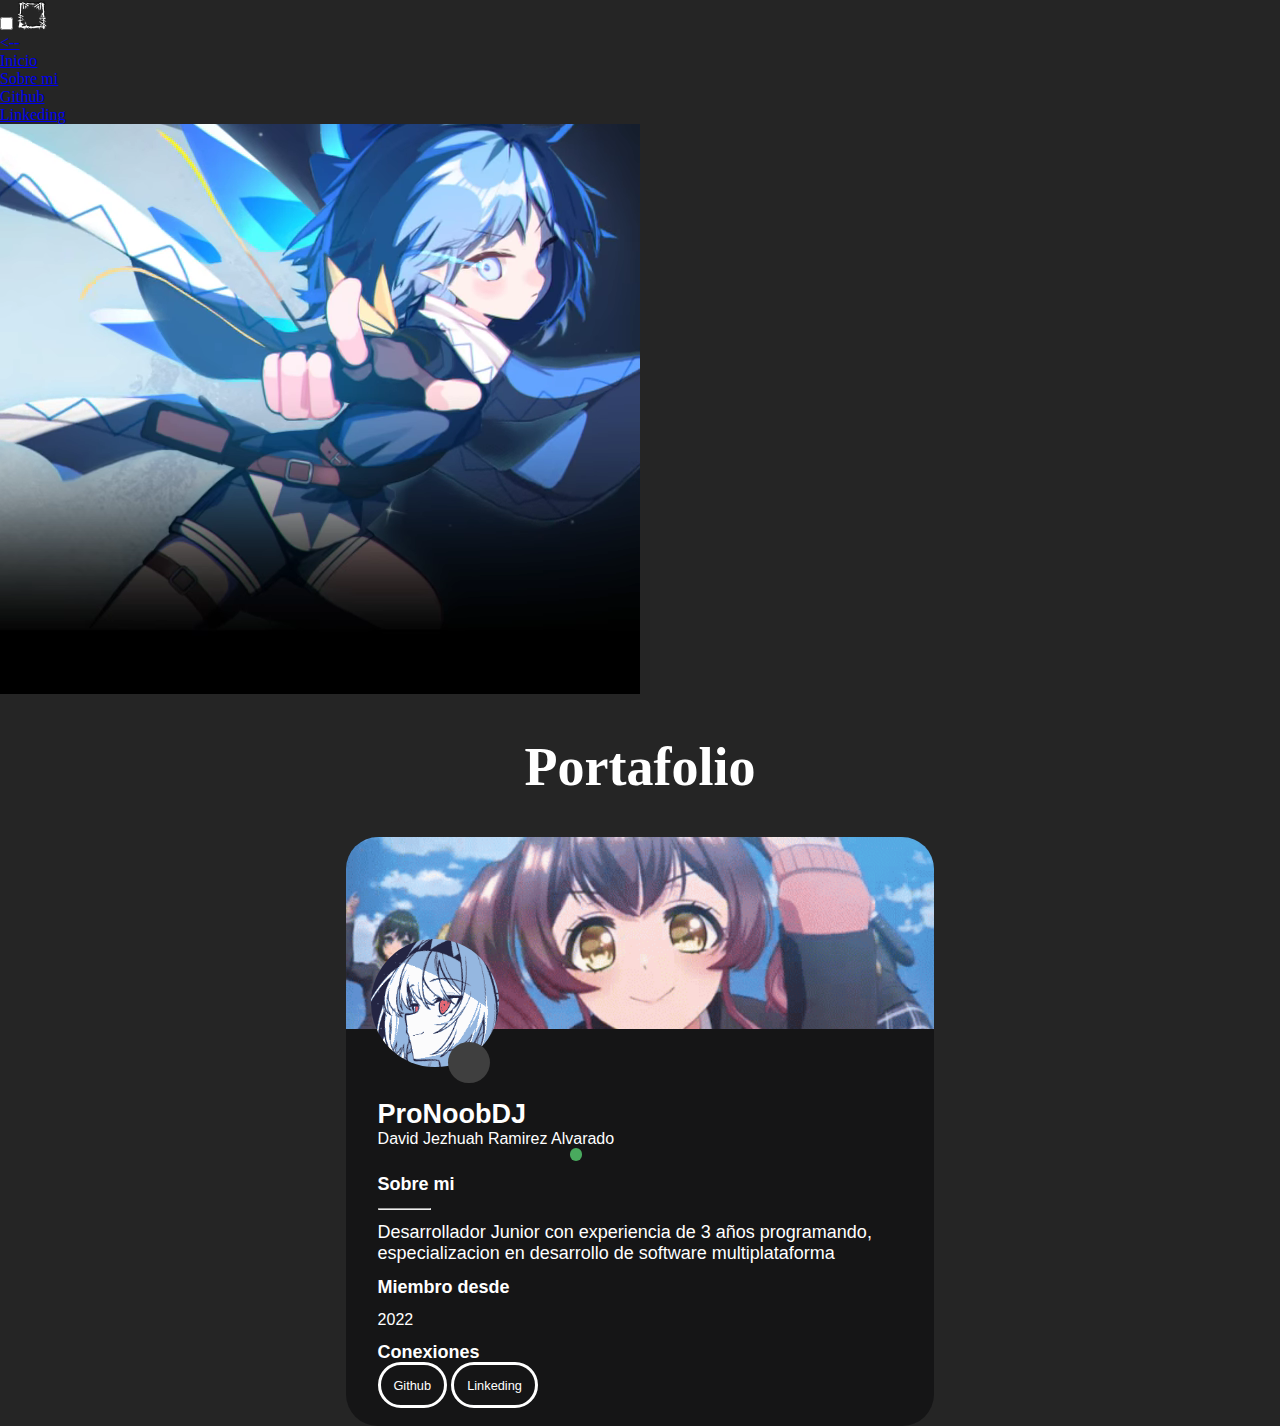
<file: disc-view-animado(1).html>
<!DOCTYPE html>
<html lang="en">
<head>
    <meta charset="UTF-8">
    <meta name="viewport" content="width=device-width, initial-scale=1.0">
    <title>Document</title>
    <link rel="stylesheet" href="./css/disc-animado.css">
    <link rel="shortcut icon" href="/img/esta-culeable.png">
</head>
    <body class="fondo">
        <!--
        <h2 class="titulo">Portafolio</h2>
        <div class="caja">
            <div class="fondodisc">
                <div class="perfil">
                    <div class="bolita">
                        <div class="bolita2">
                            <div class="bolita3"></div>
                        </div>
                    </div>
                </div>
            </div>
            <div class="txt_abajo">
                <p class="name">ProNoobDJ</p>
                <div>
                    <div>David Jezhuah Ramirez Alvarado</div>
                    <div class="bolitaVerde"></div>
                </div>
                <p class="bold">Sobre mi</p>
                <hr class="linea">
                <p class="sobremi">
                    Desarrollador Junior con experiencia de 3 años programando,
                    especializacion en desarrollo de software multiplataforma
                </p>
                <p class="bold">Miembro desde</p>
                <p>2022 </p>
                <p class="bold">Conexiones</p>
                <a class="btn" href="https://girhub.com">Github</a>
                <td><a class="btn" href="https://linkedin.com">Linkeding</a></td>
            </div>
        </div>
        -->
        <header>
            <input type="checkbox" id="btn-menu">
            <label for="btn-menu">
                <img src="img/neko-fondo.gif" alt="menu" width="30px" height="30px">
            </label>
            <nav id="menu" >
                <ul>
                    <li class="tracking-in-expand-fwd"><a href="./index.html"><--</a></li>
                    <li class="tracking-in-expand-fwd"><a href="#index">Inicio</a></li>
                    <li class="tracking-in-expand-fwd"><a href="#Sobremi">Sobre mi</a></li>
                    <li class="tracking-in-expand-fwd"><a href="https://github.com/IngRamirezJezhuah">Github</a></li>
                    <li class="tracking-in-expand-fwd"><a href="https://www.linkedin.com/in/ingramalvdj/">Linkeding</a></li>
                </ul>
            </nav>
        </header>
        <video autoplay loop muted playsinline>
            <source src="/img/touhou-porfile.mp4" type="video/mp4">
            Tu navegador no soporta el formato de video
            </video>
        <h2 class="titulo">Portafolio</h2>
        <div class="scale-up-ver-center">
            <div class="caja">
                <div class="fondodisc">
                    <div class="perfil">
                        <div class="bolita">
                            <div class="bolita2">
                                <div class="bolita3"></div>
                            </div>
                        </div>
                    </div>
                </div>
                <div class="txt_abajo">
                    <p class="name">ProNoobDJ</p>
                    <div>
                        <div>David Jezhuah Ramirez Alvarado</div>
                        <div class="bolitaVerde"></div>
                    </div>
                    <p class="bold">Sobre mi</p>
                    <hr class="linea">
                    <p class="sobremi">
                        Desarrollador Junior con experiencia de 3 años programando,
                        especializacion en desarrollo de software multiplataforma
                    </p>
                    <p class="bold">Miembro desde</p>
                    <p>2022 </p>
                    <p class="bold">Conexiones</p>
                    <a class="btn" href="https://github.com/IngRamirezJezhuah">Github</a>
                    <td><a class="btn" href="https://www.linkedin.com/in/ingramalvdj/">Linkeding</a></td>
                </div>
            </div>
        </div>
</body>
</html>
</file>
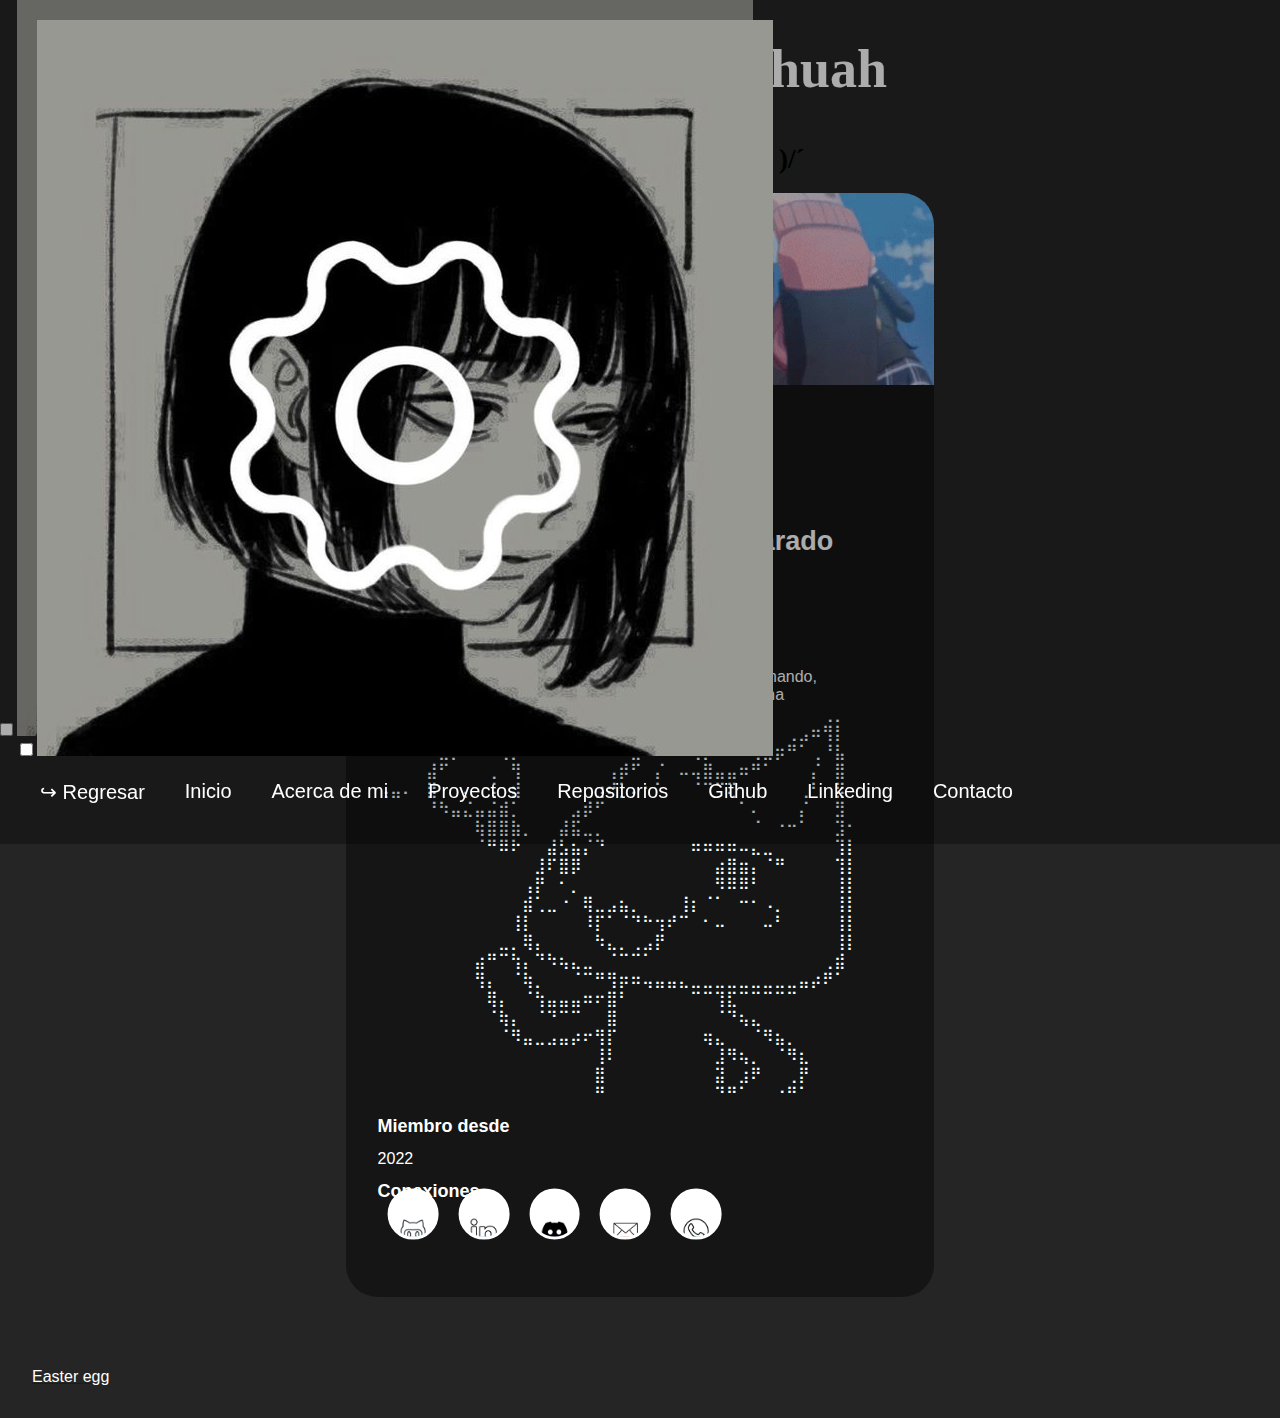
<file: disc-view-animado.html>
<!DOCTYPE html>
<html lang="en">
<head>
    <meta charset="UTF-8">
    <meta name="viewport" content="width=device-width, initial-scale=1.0">
    <title>Document</title>
    <link rel="stylesheet" href="./css/disc-animado.css">
    <link rel="stylesheet" href="./css/animaciones.css">
    <link rel="stylesheet" href="./css/tarjetas.css">
    <link rel="stylesheet" href="./css/bolitas.css">
    <link rel="stylesheet" href="./css/navbar.css">
    <link rel="shortcut icon" href="./img/esta-culeable.png">
</head>
<body class="fondo">
    <div>
        <header>
            <input type="checkbox" id="btn-menu">
                <label for="btn-menu">
                    <img src="./img/Iconsapp.png" alt="menu" class="menu-img" >
                </label>
            <nav id="menu" class="navbar">
                <input type="checkbox" id="btn-menu">
                <label for="btn-menu">
                    <img src="./img/Iconsapp.png" alt="menu" class="menu-img" >
                </label>
                <ul>
                    <li><a href="/index.html">↪ Regresar</a></li>
                    <li><a href="#Inicio">Inicio</a></li>
                    <li><a href="#mi">Acerca de mi</a></li>
                    <li><a href="#Proyect">Proyectos</a></li>
                    <li><a href="#Repos">Repositorios</a></l>
                    <li><a href="https://github.com/IngRamirezJezhuah" target="_blank">Github</a></li>
                    <li><a href="https://linkedin.com/in/ingramalvdj" target="_blank">Linkeding</a></li>
                    <li><a href="#Contacto">Contacto</a></li>
                </ul>
            </nav>
        </header>

        <div class="fondo" id="Inicio">
            <div align="center">
                <div class="enseñar-fondo-arriba">
                    <h2 class="titulo">Ing Ramirez Jezhuah</h2>
                    <h1 class="name"> Hallo EveryNyan <img src="./img/Hi.gif" width="30px">(^U^ )/´ </h1>
                </div>
            </div>
            <br>
            <div class="scale-up-ver-center">
                <div class="caja">
                    <div class="fondodisc">
                        <div>
                            <div class="perfil">
                                    <div class="bolita">
                                        <div class="bolitaVerde" ></div>
                                    </div>
                            </div>
                        </div>
                    </div>
                    <div class="txt_abajo">
                        <div class="txt_abajo">
                            <p class="name">David Jezhuah Ramirez Alvarado</p>
                            <p class="name">ProNoobDJ</p>
                        </div>
                        <p class="bold">Sobre mi</p>
                        <hr class="linea">
                        <p class="text-etiquetas">
                            Desarrollador Junior con experiencia de 3 años programando,
                            especializacion en desarrollo de software multiplataforma
                        </p>
                        <p class="kaomoji">
                        
                        ⠀⠀⠀⠀⠀⣶⡀⠀⠀⠀⣰⠆⠀⠀⠀⠀⠀⠀⠀⠀⠀⠀⠀⠀⢀⡴⣇⠀⠀⠀⠀⠀⠀⠀⠀⠀⠀⢀⡀⠀
                        ⠀⣀⠀⠀⠀⠉⠀⠀⠀⠀⠉⠀⠀⠀⠀⠀⠀⠀⠀⠀⠀⠀⢀⣴⢋⠆⣿⠀⠀⠀⠀⠀⠀⠀⢀⣠⠶⢻⡇⠀
                        ⠀⠙⠳⠀⠀⣠⡴⠞⠓⠲⢦⡀⠀⠠⠞⠃⠀⠀⠀⠀⠀⣠⠟⠁⠌⠀⢸⡇⠀⠀⠀⢀⣠⡶⠛⠁⢀⠘⣧⠀
                        ⠀⠀⠀⠀⣼⠋⠀⠀⠀⢀⠀⢻⠀⠀⠀⠀⠀⠀⠀⢠⡾⠋⠀⡌⠀⠤⢤⣿⣤⣤⠶⠛⠁⠀⠀⠀⡌⠀⣿⠀
                        ⢠⣤⠄⠀⣿⠀⠀⡄⠀⢨⠀⣾⠀⠀⠀⠀⠀⠀⣰⠞⡁⠄⠂⠁⠀⠀⠈⠉⠉⢍⠀⠀⠀⠀⠀⢀⠃⠀⣿⠀
                        ⠀⠀⠀⠀⠘⠳⣤⣌⣤⣬⣾⡁⠀⠀⠀⠀⣠⡾⠋⠀⠀⠀⠀⠀⠀⠀⠀⠀⠀⠀⠁⠄⠀⠀⠀⡌⠀⠀⣻⠀
                        ⠀⠀⠀⠀⠀⠀⠀⠀⢷⣿⣿⣷⡀⠀⠀⣼⣯⣀⡀⠀⠀⠀⠀⠀⠀⠀⠀⠀⠀⠀⠀⠈⠀⠐⠒⠁⠀⠀⣹⠂
                        ⠀⠀⠀⠀⠀⠀⠀⠀⠈⠛⠿⠗⠀⠀⣼⣣⣦⡌⠙⠀⠀⠀⠀⠀⠀⠀⠶⠶⠶⠶⠤⣄⣀⠀⠀⠀⠀⠀⢹⡇
                        ⠀⠀⠀⠀⠀⠀⠀⠀⠀⠀⠀⠀⠀⣸⠏⣿⡿⠀⠀⠀⠀⠀⠀⠀⠀⠀⠀⠀⣴⣿⣶⡄⠈⠛⠀⠀⠀⠀⢹⡇
                        ⠀⠀⠀⠀⠀⠀⠀⠀⠀⠀⠀⠀⢠⡟⠀⠂⡀⠀⠀⠀⠀⠀⠀⠀⠀⠀⠀⠀⠻⠿⠿⠃⠀⠀⠀⠀⠀⠀⢸⡇
                        ⠀⠀⠀⠀⠀⠀⠀⠀⠀⠀⠀⠀⣾⢁⣀⠐⠀⢿⣀⣠⣦⡀⠀⠀⠀⢸⡆⠈⠁⠀⠒⠂⠠⡀⠀⠀⠀⠀⢸⡇
                        ⠀⠀⠀⠀⠀⠀⠀⠀⠀⠀⠀⢸⡇⠀⠀⠀⠀⠸⡏⠁⠈⠙⠓⢲⠞⠉⠀⠂⠤⠀⠀⠀⠤⠃⠀⠀⠀⠀⢸⡇
                        ⠀⠀⠀⠀⠀⠀⠀⠀⠀⠀⣀⡀⢿⡄⠀⠀⠀⠀⠳⣄⡀⢀⣠⡟⠀⠀⠀⠀⠀⠀⠀⠀⠀⠀⠀⠀⠀⠀⢸⡇
                        ⠀⠀⠀⠀⠀⠀⠀⠀⣴⠛⠉⢳⡄⠙⠳⢦⣄⣀⠀⠈⠉⠉⠁⠀⠀⠀⠀⠀⠀⠀⠀⠀⠀⠀⠀⠀⠀⢀⣾⠀
                        ⠀⠀⠀⠀⠀⠀⠀⠀⢻⡄⠀⠈⢷⡀⠀⠀⠈⠉⠛⢻⡶⠶⢤⣤⣤⣄⣀⣀⣀⣀⣀⣀⣀⣀⣀⣤⡴⠟⠁⠀
                        ⠀⠀⠀⠀⠀⠀⠀⠀⠀⢿⡄⠀⠈⢳⣤⣤⣤⠶⠖⣿⠃⠀⠀⠀⠀⠀⠉⠉⢹⣏⠉⠉⠉⠉⠉⠀⠀⠀⠀⠀
                        ⠀⠀⠀⠀⠀⠀⠀⠀⠀⠈⢷⡄⠀⠈⠙⠉⠉⠀⠀⣿⠀⠀⠀⠀⠀⠀⠀⠀⠈⠙⢦⣄⠀⠀⠀⠀⠀⠀⠀⠀
                        ⠀⠀⠀⠀⠀⠀⠀⠀⠀⠀⠈⠻⣤⣀⣠⣤⡴⠖⢻⡏⠀⠀⠀⠀⠀⠀⠀⢶⣄⠀⠀⠈⠻⣦⡀⠀⠀⠀⠀⠀
                        ⠀⠀⠀⠀⠀⠀⠀⠀⠀⠀⠀⠀⠀⠀⠀⠀⠀⠀⢸⠇⠀⠀⠀⠀⠀⠀⠀⠀⣸⠻⢦⡀⠀⠈⠻⣆⠀⠀⠀⠀
                        ⠀⠀⠀⠀⠀⠀⠀⠀⠀⠀⠀⠀⠀⠀⠀⠀⠀⠀⣿⠀⠀⠀⠀⠀⠀⠀⠀⠀⣽⠀⣰⠟⠀⠀⢀⡟⠀⠀⠀⠀
                        ⠀⠀⠀⠀⠀⠀⠀⠀⠀⠀⠀⠀⠀⠀⠀⠀⠀⠀⠛⠀⠀⠀⠀⠀⠀⠀⠀⠀⠙⠛⠁⠀⠀⠐⠛⠁⠀⠀⠀⠀
                        </p>
                        <p class="bold">Miembro desde</p>
                        <p class="text-etiquetas">2022</p>
                        <p class="bold">Conexiones</p>
                        
                        <div>
                            <ul class="bolita-contorno">
                                <li >
                                    <a href="https://github.com/IngRamirezJezhuah" target="_blank">
                                        <img src="./img/git-logo.png" alt="git-logo" class="logo">    
                                    </a>
                                </li>
                                <li>
                                    <a href="https://github.com/IngRamirezJezhuah" target="_blank">
                                        <img src="./img/linkedin.png" alt="git-logo" class="logo">    
                                    </a>
                                </li>
                                <li>
                                    <a href="https://discordapp.com/users/pronoobdj" target="_blank">
                                        <img src="./img/discord.png" alt="git-logo" class="logo">    
                                    </a>
                                </li>
                                <li>
                                    <a href="mailto:ramirezalvaradodavidjezhuah@gmail.com" target="_blank">
                                        <img src="./img/gmail.png" alt="git-logo" class="logo">    
                                    </a>
                                </li>
                                <li>
                                    <a href="https://wa.me/6188230409?text=Hola%20quiero%20saber%20mas%20sobre%20tus%20productos" target="_blank">
                                        <img src="./img/whats.png" alt="git-logo" class="logo">    
                                    </a>
                                </li>   
                            </ul>
                        </div>
                        <!--
                            <div class="badge-base LI-profile-badge" data-locale="es_ES" data-size="large" data-theme="dark" data-type="VERTICAL" data-vanity="ingramalvdj" data-version="v1">
                                <a class="badge-base__link LI-simple-link" href="https://mx.linkedin.com/in/ingramalvdj?trk=profile-badge">Ramírez Alvarado David Jezhuah</a>
                            </div>
                        -->
                    </div>
                </div>
            </div>
            <div>
            
        </div>
        <a href="./disc-view-animado(1).html"><p class="txt_abajo">Easter egg</p></a>    
        </div>  
    </div>
</body>
</html>
</file>
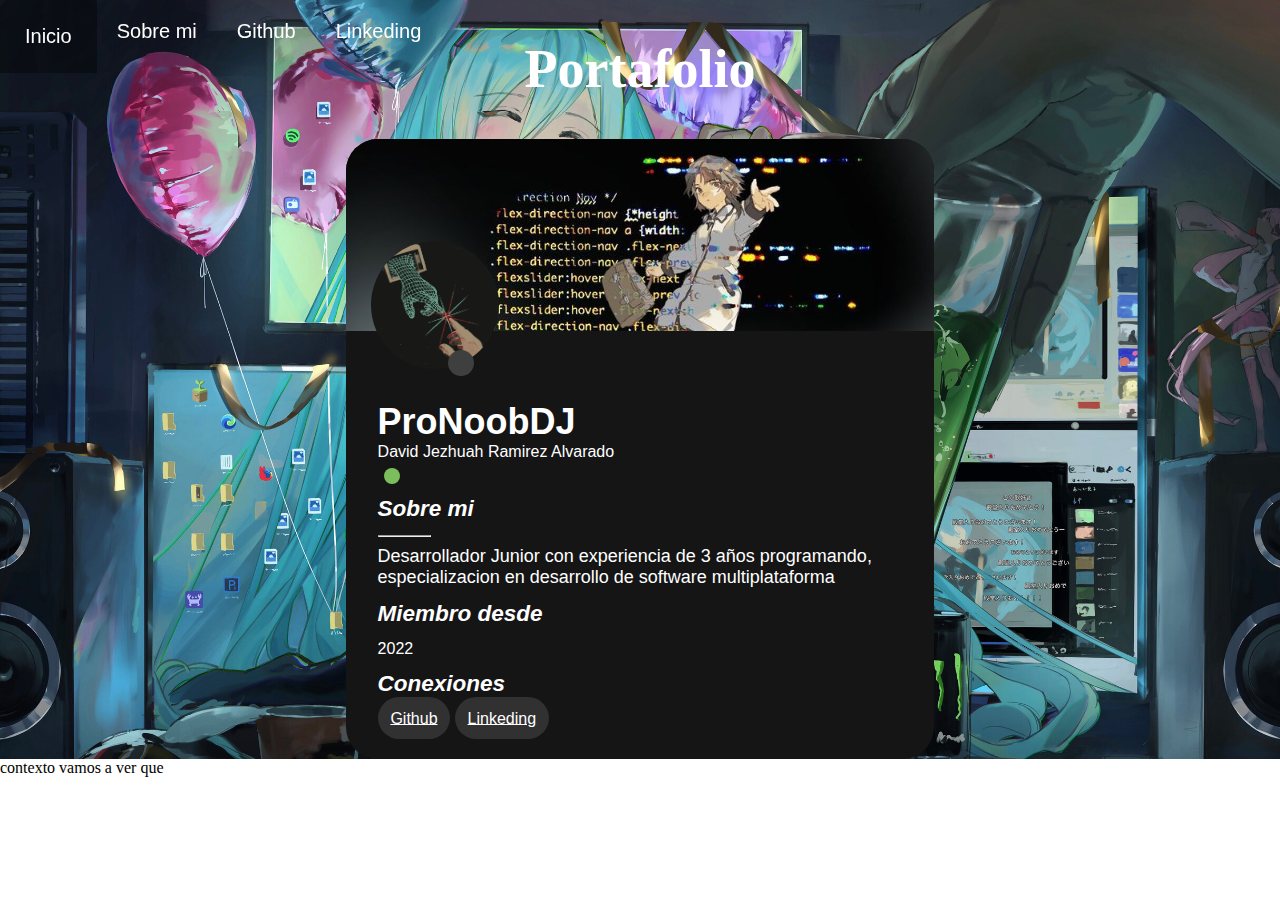
<file: disc-view.html>
<!DOCTYPE html>
<html lang="en">
<head>
    <meta charset="UTF-8">
    <meta name="viewport" content="width=device-width, initial-scale=1.0">
    <title>PortafolioWeb</title>
    <link rel="stylesheet" href="./css/disc.css">
    <link rel="shortcut icon" href="/img/esta-culeable.png">
</head>
<body>
    <div class="fondo">
        <header>
            <input type="checkbox" id="btn-menu">
            <label for="btn-menu">
                <img src="img/neko-fondo.gif" alt="menu" width="30px" height="30px">
            </label>
            <nav id="menu" >
                <ul>
                    <li class="tracking-in-expand-fwd"><a href="#index">Inicio</a></li>
                    <li class="tracking-in-expand-fwd"><a href="#Sobremi">Sobre mi</a></li>
                    <li class="tracking-in-expand-fwd"><a href="https://github.com/IngRamirezJezhuah">Github</a></li>
                    <li class="tracking-in-expand-fwd"><a href="https://www.linkedin.com/in/ingramalvdj/">Linkeding</a></li>
                </ul>
            </nav>
        </header>
        <h2 class="titulo">Portafolio</h2>
        <div class="scale-up-ver-center">
            <div class="caja">
                <div class="fondodisc">
                    <div class="perfil">
                        <div class="bolita">
                            <div class="bolita2">
                                <div class="bolita3"></div>
                            </div>
                        </div>
                    </div>
                </div>
                <div class="txt_abajo">
                    <p class="name">ProNoobDJ</p>
                    <div>
                        <div>David Jezhuah Ramirez Alvarado</div>
                        <div class="bolitaVerde"></div>
                    </div>
                    <p class="bold">Sobre mi</p>
                    <hr class="linea">
                    <p class="sobremi">
                        Desarrollador Junior con experiencia de 3 años programando,
                        especializacion en desarrollo de software multiplataforma
                    </p>
                    <p class="bold">Miembro desde</p>
                    <p>2022 </p>
                    <p class="bold">Conexiones</p>
                    <a class="btn" href="https://github.com/IngRamirezJezhuah">Github</a>
                    <td><a class="btn" href="https://www.linkedin.com/in/ingramalvdj/">Linkeding</a></td>
                </div>
            </div>
        </div>
    </div>

    <div>
        <p>contexto vamos a ver que </p>
    </div>
</body>
</html>
</file>
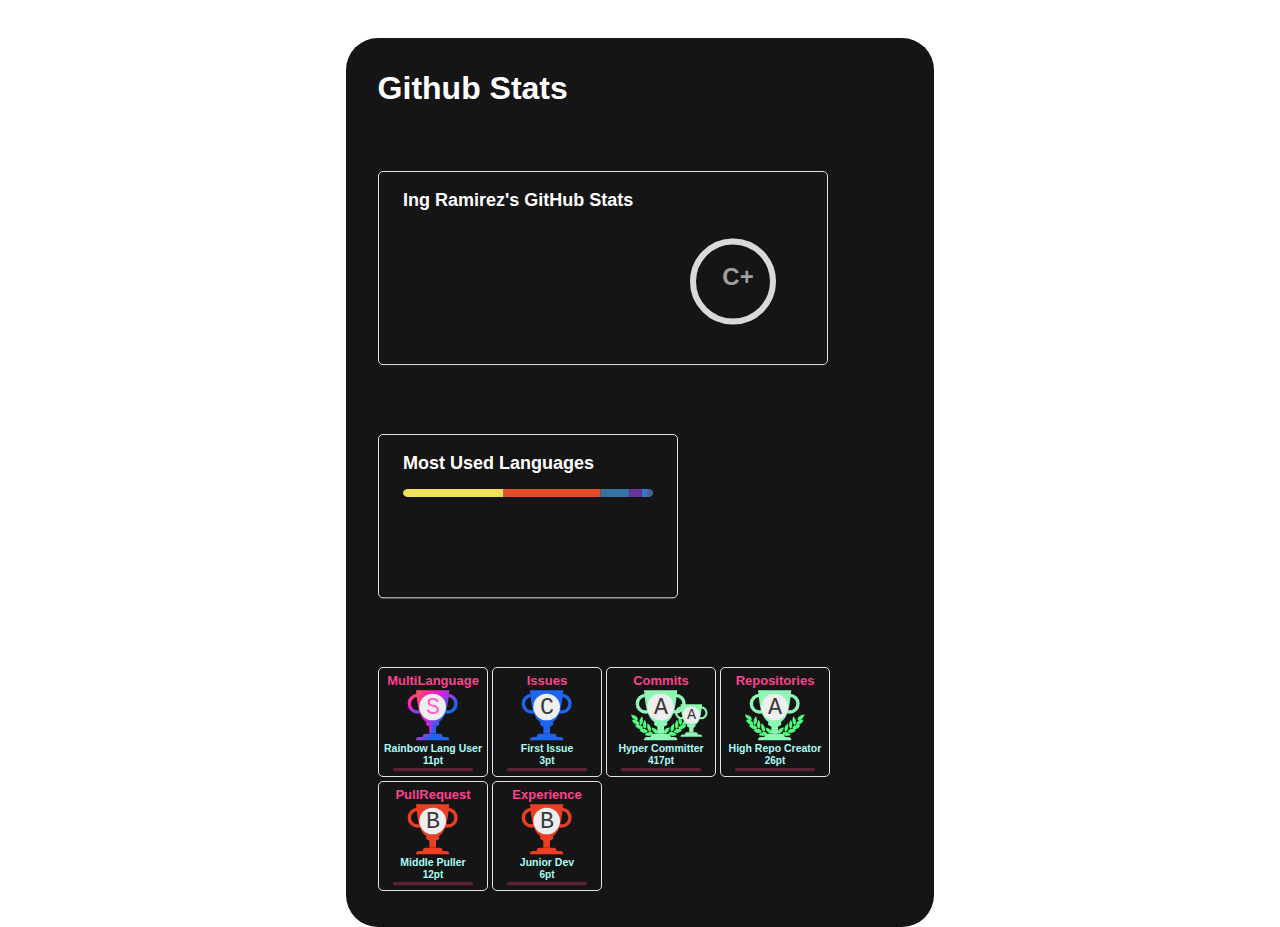
<file: github-trophies.html>
<!DOCTYPE html>
<html lang="en">
<head>
    <meta charset="UTF-8">
    <meta name="viewport" content="width=device-width, initial-scale=1.0">
    <title>Github Stats</title>
    <link rel="stylesheet" href="./css/disc.css">
</head>
<body>
    <div class="caja" id="github">
        <h1 class="txt_abajo">Github Stats</h1>
        
        <div class="trofeos">
            <svg xmlns="http://www.w3.org/2000/svg" width="450" height="195" viewBox="0 0 450 195" fill="none" role="img" aria-labelledby="descId">
            <title id="titleId">Ing Ramirez's GitHub Stats, Rank: C+</title>
            <desc id="descId">Total Stars Earned: 1, Total Commits in 2025 : 370, Total PRs: 12, Total Issues: 3, Contributed to (last year): 3</desc>
                <style>
                .header {
                    font: 600 18px 'Segoe UI', Ubuntu, Sans-Serif;
                    fill: #fff;
                    animation: fadeInAnimation 0.8s ease-in-out forwards;
                }
                @supports(-moz-appearance: auto) {
                    /* Selector detects Firefox */
                    .header { font-size: 15.5px; }
                }
                
            .stat {
            font: 600 14px 'Segoe UI', Ubuntu, "Helvetica Neue", Sans-Serif; fill: #9f9f9f;
            }
            @supports(-moz-appearance: auto) {
            /* Selector detects Firefox */
            .stat { font-size:12px; }
            }
            .stagger {
            opacity: 0;
            animation: fadeInAnimation 0.3s ease-in-out forwards;
            }
            .rank-text {
            font: 800 24px 'Segoe UI', Ubuntu, Sans-Serif; fill: #9f9f9f;
            animation: scaleInAnimation 0.3s ease-in-out forwards;
            }
            .rank-percentile-header {
            font-size: 14px;
            }
            .rank-percentile-text {
            font-size: 16px;
            }
            
            .not_bold { font-weight: 400 }
            .bold { font-weight: 700 }
            .icon {
            fill: #79ff97;
            display: none;
            }

            .rank-circle-rim {
            stroke: #fff;
            fill: none;
            stroke-width: 6;
            opacity: 0.2;
            }
            .rank-circle {
            stroke: #fff;
            stroke-dasharray: 250;
            fill: none;
            stroke-width: 6;
            stroke-linecap: round;
            opacity: 0.8;
            transform-origin: -10px 8px;
            transform: rotate(-90deg);
            animation: rankAnimation 1s forwards ease-in-out;
            }
            
            @keyframes rankAnimation {
            from {
                stroke-dashoffset: 251.32741228718345;
            }
            to {
                stroke-dashoffset: 206.6791102367095;
            }
            }
        
        

                
            /* Animations */
            @keyframes scaleInAnimation {
                from {
                transform: translate(-5px, 5px) scale(0);
                }
                to {
                transform: translate(-5px, 5px) scale(1);
                }
            }
            @keyframes fadeInAnimation {
                from {
                opacity: 0;
                }
                to {
                opacity: 1;
                }
            }
            
                
                </style>

                

                <rect data-testid="card-bg" x="0.5" y="0.5" rx="4.5" height="99%" stroke="#e4e2e2" width="449" fill="#151515" stroke-opacity="1"/>

                
            <g data-testid="card-title" transform="translate(25, 35)">
                <g transform="translate(0, 0)">
            <text x="0" y="0" class="header" data-testid="header">Ing Ramirez's GitHub Stats</text>
            </g>
            </g>
            

                <g data-testid="main-card-body" transform="translate(0, 55)">
                
            <g data-testid="rank-circle" transform="translate(365, 47.5)">
                <circle class="rank-circle-rim" cx="-10" cy="8" r="40"/>
                <circle class="rank-circle" cx="-10" cy="8" r="40"/>
                <g class="rank-text">
                
                <text x="-5" y="3" alignment-baseline="central" dominant-baseline="central" text-anchor="middle" data-testid="level-rank-icon">
                C+
                </text>
            
                </g>
            </g>
            <svg x="0" y="0">
            <g transform="translate(0, 0)">
            <g class="stagger" style="animation-delay: 450ms" transform="translate(25, 0)">
            
            <text class="stat  bold" y="12.5">Total Stars Earned:</text>
            <text class="stat  bold" x="199.01" y="12.5" data-testid="stars">1</text>
            </g>
        </g><g transform="translate(0, 25)">
            <g class="stagger" style="animation-delay: 600ms" transform="translate(25, 0)">
            
            <text class="stat  bold" y="12.5">Total Commits (2025):</text>
            <text class="stat  bold" x="199.01" y="12.5" data-testid="commits">370</text>
            </g>
        </g><g transform="translate(0, 50)">
            <g class="stagger" style="animation-delay: 750ms" transform="translate(25, 0)">
            
            <text class="stat  bold" y="12.5">Total PRs:</text>
            <text class="stat  bold" x="199.01" y="12.5" data-testid="prs">12</text>
            </g>
        </g><g transform="translate(0, 75)">
            <g class="stagger" style="animation-delay: 900ms" transform="translate(25, 0)">
            
            <text class="stat  bold" y="12.5">Total Issues:</text>
            <text class="stat  bold" x="199.01" y="12.5" data-testid="issues">3</text>
            </g>
        </g><g transform="translate(0, 100)">
            <g class="stagger" style="animation-delay: 1050ms" transform="translate(25, 0)">
            
            <text class="stat  bold" y="12.5">Contributed to (last year):</text>
            <text class="stat  bold" x="199.01" y="12.5" data-testid="contribs">3</text>
            </g>
        </g>
            </svg>
        
                </g>
            </svg>
        </div>

        <div class="trofeos">
            <svg xmlns="http://www.w3.org/2000/svg" width="300" height="165" viewBox="0 0 300 165" fill="none" role="img" aria-labelledby="descId">
                <title id="titleId"/>
                <desc id="descId"/>
                <style>
                .header {
                    font: 600 18px 'Segoe UI', Ubuntu, Sans-Serif;
                    fill: #fff;
                    animation: fadeInAnimation 0.8s ease-in-out forwards;
                }
                @supports(-moz-appearance: auto) {
                    /* Selector detects Firefox */
                    .header { font-size: 15.5px; }
                }
                
            @keyframes slideInAnimation {
            from {
                width: 0;
            }
            to {
                width: calc(100%-100px);
            }
            }
            @keyframes growWidthAnimation {
            from {
                width: 0;
            }
            to {
                width: 100%;
            }
            }
            .stat {
            font: 600 14px 'Segoe UI', Ubuntu, "Helvetica Neue", Sans-Serif; fill: #9f9f9f;
            }
            @supports(-moz-appearance: auto) {
            /* Selector detects Firefox */
            .stat { font-size:12px; }
            }
            .bold { font-weight: 700 }
            .lang-name {
            font: 400 11px "Segoe UI", Ubuntu, Sans-Serif;
            fill: #9f9f9f;
            }
            .stagger {
            opacity: 0;
            animation: fadeInAnimation 0.3s ease-in-out forwards;
            }
            #rect-mask rect{
            animation: slideInAnimation 1s ease-in-out forwards;
            }
            .lang-progress{
            animation: growWidthAnimation 0.6s ease-in-out forwards;
            }
            

                
            /* Animations */
            @keyframes scaleInAnimation {
                from {
                transform: translate(-5px, 5px) scale(0);
                }
                to {
                transform: translate(-5px, 5px) scale(1);
                }
            }
            @keyframes fadeInAnimation {
                from {
                opacity: 0;
                }
                to {
                opacity: 1;
                }
            }
            
                
                </style>

                

                <rect data-testid="card-bg" x="0.5" y="0.5" rx="4.5" height="99%" stroke="#e4e2e2" width="299" fill="#151515" stroke-opacity="1"/>

                
            <g data-testid="card-title" transform="translate(25, 35)">
                <g transform="translate(0, 0)">
            <text x="0" y="0" class="header" data-testid="header">Most Used Languages</text>
            </g>
            </g>
            

                <g data-testid="main-card-body" transform="translate(0, 55)">
                
            <svg data-testid="lang-items" x="25">
            
        
            <mask id="rect-mask">
                <rect x="0" y="0" width="250" height="8" fill="white" rx="5"/>
                </mask>
                
                <rect mask="url(#rect-mask)" data-testid="lang-progress" x="0" y="0" width="100.57" height="8" fill="#f1e05a"/>
            
                <rect mask="url(#rect-mask)" data-testid="lang-progress" x="100.57" y="0" width="97.11" height="8" fill="#e34c26"/>
            
                <rect mask="url(#rect-mask)" data-testid="lang-progress" x="197.68" y="0" width="28.65" height="8" fill="#3572A5"/>
            
                <rect mask="url(#rect-mask)" data-testid="lang-progress" x="226.33" y="0" width="12.54" height="8" fill="#663399"/>
            
                <rect mask="url(#rect-mask)" data-testid="lang-progress" x="238.87" y="0" width="15.690000000000001" height="8" fill="#3178c6"/>
            
                <rect mask="url(#rect-mask)" data-testid="lang-progress" x="244.56" y="0" width="15.440000000000001" height="8" fill="#4F5D95"/>
            
            
            <g transform="translate(0, 25)">
            <g transform="translate(0, 0)"><g transform="translate(0, 0)">
            <g class="stagger" style="animation-delay: 450ms">
            <circle cx="5" cy="6" r="5" fill="#f1e05a"/>
            <text data-testid="lang-name" x="15" y="10" class="lang-name">
                JavaScript 40.23%
            </text>
            </g>
        </g><g transform="translate(0, 25)">
            <g class="stagger" style="animation-delay: 600ms">
            <circle cx="5" cy="6" r="5" fill="#e34c26"/>
            <text data-testid="lang-name" x="15" y="10" class="lang-name">
                HTML 38.84%
            </text>
            </g>
        </g><g transform="translate(0, 50)">
            <g class="stagger" style="animation-delay: 750ms">
            <circle cx="5" cy="6" r="5" fill="#3572A5"/>
            <text data-testid="lang-name" x="15" y="10" class="lang-name">
                Python 11.46%
            </text>
            </g>
        </g></g><g transform="translate(150, 0)"><g transform="translate(0, 0)">
            <g class="stagger" style="animation-delay: 450ms">
            <circle cx="5" cy="6" r="5" fill="#663399"/>
            <text data-testid="lang-name" x="15" y="10" class="lang-name">
                CSS 5.02%
            </text>
            </g>
        </g><g transform="translate(0, 25)">
            <g class="stagger" style="animation-delay: 600ms">
            <circle cx="5" cy="6" r="5" fill="#3178c6"/>
            <text data-testid="lang-name" x="15" y="10" class="lang-name">
                TypeScript 2.28%
            </text>
            </g>
        </g><g transform="translate(0, 50)">
            <g class="stagger" style="animation-delay: 750ms">
            <circle cx="5" cy="6" r="5" fill="#4F5D95"/>
            <text data-testid="lang-name" x="15" y="10" class="lang-name">
                PHP 2.18%
            </text>
            </g>
        </g></g>
            </g>
        
            </svg>
        
                </g>
            </svg>
        </div>

        <div class="trofeos">
            <svg xmlns="http://www.w3.org/2000/svg" x="0" y="0" width="110" height="110" viewBox="0 0 110 110" fill="none">
            <rect x="0.5" y="0.5" rx="4.5" width="109" height="109" stroke="#e1e4e8" fill="#141321" stroke-opacity="1" fill-opacity="0"/>
            <defs>
                <linearGradient id="SECRET" gradientTransform="rotate(45)">
                
                <stop offset="0%" stop-color="#ff5555"/>
                <stop offset="50%" stop-color="#ff15d9"/>
                <stop offset="100%" stop-color="#1E65F5"/>
                
                </linearGradient>
            </defs>
            <svg xmlns="http://www.w3.org/2000/svg" x="28" y="20" width="100" height="100" viewBox="0 0 30 30" fill="url(#SECRET)">
                
                <path d="M7 10h2v4H7v-4z"/>
                <path d="M10 11c0 .552-.895 1-2 1s-2-.448-2-1 .895-1 2-1 2 .448 2 1z"/>
                <path fill-rule="evenodd" d="M12.5 3a2 2 0 1 0 0 4 2 2 0 0 0 0-4zm-3 2a3 3 0 1 1 6 0 3 3 0 0 1-6 0zm-6-2a2 2 0 1 0 0 4 2 2 0 0 0 0-4zm-3 2a3 3 0 1 1 6 0 3 3 0 0 1-6 0z"/>
                <path d="M3 1h10c-.495 3.467-.5 10-5 10S3.495 4.467 3 1zm0 15a1 1 0 0 1 1-1h8a1 1 0 0 1 1 1H3zm2-1a1 1 0 0 1 1-1h4a1 1 0 0 1 1 1H5z"/>
                <circle cx="8" cy="6" r="4" fill="#EEEEEE"/>
                <text x="6" y="8" font-family="Courier, Monospace" font-size="7" fill="#ff61c6">S</text>
            
            </svg>
            
                    <text x="50%" y="18" text-anchor="middle" font-family="Segoe UI,Helvetica,Arial,sans-serif,Apple Color Emoji,Segoe UI Emoji" font-weight="bold" font-size="13" fill="#fe428e">MultiLanguage</text>
                    <text x="50%" y="85" text-anchor="middle" font-family="Segoe UI,Helvetica,Arial,sans-serif,Apple Color Emoji,Segoe UI Emoji" font-weight="bold" font-size="10.5" fill="#a9fef7">Rainbow Lang User</text>
                    <text x="50%" y="97" text-anchor="middle" font-family="Segoe UI,Helvetica,Arial,sans-serif,Apple Color Emoji,Segoe UI Emoji" font-weight="bold" font-size="10" fill="#a9fef7">11pt</text>
                    
                <style>
                @keyframes MultiLanguageRankAnimation {
                from {
                    width: 0px;
                }
                to {
                    width: 80px;
                }
                }
                #MultiLanguage-rank-progress{
                animation: MultiLanguageRankAnimation 1s forwards ease-in-out;
                }
                </style>
                <rect x="15" y="101" rx="1" width="80" height="3.2" opacity="0.3" fill="#fe428e"/>
                <rect id="MultiLanguage-rank-progress" x="15" y="101" rx="1" height="3.2" fill="#fe428e"/>
            
            </svg>

            <svg xmlns="http://www.w3.org/2000/svg" x="798" y="0" width="110" height="110" viewBox="0 0 110 110" fill="none">
            <rect x="0.5" y="0.5" rx="4.5" width="109" height="109" stroke="#e1e4e8" fill="#141321" stroke-opacity="1" fill-opacity="0"/>
            <defs>
                <linearGradient id="C" gradientTransform="rotate(45)">
                <stop offset="0%" stop-color="#1E65F5"/>
                <stop offset="50%" stop-color="#1E65F5"/>
                <stop offset="100%" stop-color="#1E65F5"/>
                </linearGradient>
            </defs>
            <svg xmlns="http://www.w3.org/2000/svg" x="28" y="20" width="100" height="100" viewBox="0 0 30 30" fill="url(#C)">
                <path d="M7 10h2v4H7v-4z"/>
                <path d="M10 11c0 .552-.895 1-2 1s-2-.448-2-1 .895-1 2-1 2 .448 2 1z"/>
                <path fill-rule="evenodd" d="M12.5 3a2 2 0 1 0 0 4 2 2 0 0 0 0-4zm-3 2a3 3 0 1 1 6 0 3 3 0 0 1-6 0zm-6-2a2 2 0 1 0 0 4 2 2 0 0 0 0-4zm-3 2a3 3 0 1 1 6 0 3 3 0 0 1-6 0z"/>
                <path d="M3 1h10c-.495 3.467-.5 10-5 10S3.495 4.467 3 1zm0 15a1 1 0 0 1 1-1h8a1 1 0 0 1 1 1H3zm2-1a1 1 0 0 1 1-1h4a1 1 0 0 1 1 1H5z"/>
                <circle cx="8" cy="6" r="4" fill="#EEEEEE"/>
                <text x="6" y="8" font-family="Courier, Monospace" font-size="7" fill="#3A3A3A">C</text>
            </svg>
                    <text x="50%" y="18" text-anchor="middle" font-family="Segoe UI,Helvetica,Arial,sans-serif,Apple Color Emoji,Segoe UI Emoji" font-weight="bold" font-size="13" fill="#fe428e">Issues</text>
                    <text x="50%" y="85" text-anchor="middle" font-family="Segoe UI,Helvetica,Arial,sans-serif,Apple Color Emoji,Segoe UI Emoji" font-weight="bold" font-size="10.5" fill="#a9fef7">First Issue</text>
                    <text x="50%" y="97" text-anchor="middle" font-family="Segoe UI,Helvetica,Arial,sans-serif,Apple Color Emoji,Segoe UI Emoji" font-weight="bold" font-size="10" fill="#a9fef7">3pt</text>
                    
                <style>
                @keyframes IssuesRankAnimation {
                from {
                    width: 0px;
                }
                to {
                    width: 17.77777777777778px;
                }
                }
                #Issues-rank-progress{
                animation: IssuesRankAnimation 1s forwards ease-in-out;
                }
                </style>
                <rect x="15" y="101" rx="1" width="80" height="3.2" opacity="0.3" fill="#fe428e"/>
                <rect id="Issues-rank-progress" x="15" y="101" rx="1" height="3.2" fill="#fe428e"/>
            </svg>

            <svg xmlns="http://www.w3.org/2000/svg" x="114" y="0" width="110" height="110" viewBox="0 0 110 110" fill="none">
            <rect x="0.5" y="0.5" rx="4.5" width="109" height="109" stroke="#e1e4e8" fill="#141321" stroke-opacity="1" fill-opacity="0"/>
                    
            <svg xmlns="http://www.w3.org/2000/svg" width="90pt" height="90pt" viewBox="0 0 100 100" preserveAspectRatio="xMidYMid meet">
            <metadata>
            Created by potrace 1.15, written by Peter Selinger 2001-2017
            </metadata>
            <g transform="translate(20.000000,60.000000) scale(0.00400000,-0.00400000)" fill="#50fa7b" stroke="none">
            <path d="M200 5103 c0 -2 18 -40 41 -84 47 -95 62 -132 50 -125 -15 10 -18 -39 -6 -87 31 -121 265 -468 412 -608 124 -119 281 -222 383 -251 36 -10 49 -16 30 -13 -19 3 -78 12 -130 20 -117 17 -353 35 -477 35 l-93 0 53 -82 c72 -112 72 -112 59 -104 -18 11 -26 -41 -13 -84 25 -84 261 -376 404 -502 95 -83 222 -168 304 -205 98 -43 194 -73 242 -74 l46 -1 -45 -8 c-25 -5 -124 -21 -220 -36 -96 -15 -177 -29 -180 -31 -2 -2 0 -7 5 -11 27 -19 138 -144 123 -139 -18 6 -28 -10 -28 -47 0 -38 53 -108 141 -187 349 -313 631 -450 939 -453 63 0 131 2 150 7 19 4 -35 -17 -120 -46 -236 -82 -310 -110 -310 -117 0 -3 29 -28 65 -54 55 -40 102 -84 67 -62 -13 8 -32 -24 -32 -54 0 -99 486 -361 790 -426 125 -27 327 -25 444 4 113 28 261 98 309 145 39 40 56 92 38 124 -8 17 -4 24 29 49 22 16 40 32 40 36 0 4 -26 40 -58 80 -162 203 -368 328 -608 369 -89 15 -368 6 -474 -15 -131 -26 -147 -26 -59 -3 51 13 102 34 122 50 38 29 61 84 51 123 -5 18 1 26 25 39 17 8 31 19 31 23 0 4 -16 38 -35 75 -163 317 -424 501 -781 548 -113 15 -127 19 -91 30 51 14 84 58 89 118 1 20 9 33 20 37 23 7 23 6 -12 114 -108 329 -305 534 -640 662 -41 15 -59 25 -40 21 19 -5 82 -8 140 -8 81 0 113 4 142 18 39 20 73 76 65 107 -3 12 2 20 14 23 23 6 23 21 4 124 -61 320 -249 568 -544 718 -157 79 -394 147 -666 190 -88 13 -170 26 -182 29 -13 2 -23 2 -23 -1z"/>
            <path d="M12550 5099 c-232 -36 -334 -55 -445 -84 -484 -122 -761 -346 -880 -712 -26 -79 -57 -242 -48 -255 2 -5 14 -8 26 -9 12 0 16 -3 10 -6 -17 -6 -16 -38 2 -72 25 -49 75 -66 200 -66 61 0 124 4 140 8 17 5 -13 -9 -66 -31 -136 -55 -250 -126 -341 -211 -128 -120 -217 -263 -272 -439 -32 -101 -32 -110 -3 -122 12 -5 17 -9 11 -9 -8 -1 -9 -12 -5 -34 15 -66 41 -95 94 -107 31 -7 31 -7 7 -12 -14 -3 -72 -13 -130 -22 -322 -51 -553 -206 -714 -479 -25 -42 -52 -92 -60 -111 -14 -33 -14 -33 23 -54 20 -12 31 -22 26 -22 -15 0 -17 -39 -4 -78 14 -42 76 -88 130 -97 22 -4 39 -9 36 -11 -2 -2 -55 3 -118 12 -154 22 -395 15 -494 -13 -216 -62 -391 -184 -545 -380 l-41 -52 40 -32 c34 -27 39 -35 30 -51 -17 -33 -1 -85 38 -125 48 -47 196 -117 309 -145 117 -29 319 -31 444 -4 300 64 790 328 790 425 0 29 -18 63 -31 56 -5 -4 -9 -4 -9 -2 0 3 34 29 75 59 41 29 75 56 75 59 0 3 -21 13 -47 22 -349 120 -422 146 -388 140 59 -12 241 -8 310 6 208 43 437 158 636 322 241 199 314 293 265 342 -13 12 -6 24 51 86 36 40 64 73 62 75 -4 2 -107 20 -359 60 -70 12 -77 14 -39 15 48 1 144 31 241 74 139 62 318 202 451 352 104 117 225 279 249 333 21 47 21 99 0 94 -16 -3 -10 9 58 116 l50 77 -72 3 c-91 4 -362 -14 -488 -33 -179 -26 -179 -26 -116 -9 93 26 244 120 365 230 193 174 467 605 443 696 -2 10 -8 15 -13 12 -12 -7 3 30 51 126 23 45 40 85 38 89 -2 4 -23 4 -48 0z m-933 -1185 c-3 -3 -12 -4 -19 -1 -8 3 -5 6 6 6 11 1 17 -2 13 -5z m-1290 -1860 c-3 -3 -12 -4 -19 -1 -8 3 -5 6 6 6 11 1 17 -2 13 -5z m40 -10 c-3 -3 -12 -4 -19 -1 -8 3 -5 6 6 6 11 1 17 -2 13 -5z"/>
            <path d="M10242 4632 c-46 -140 -92 -319 -118 -457 -18 -94 -28 -519 -12 -509 4 3 5 -8 2 -25 -8 -40 21 -179 58 -274 75 -195 297 -437 400 -437 57 0 124 70 177 185 53 112 67 224 65 510 -1 120 -5 166 -23 233 -66 252 -206 515 -423 795 -39 51 -74 95 -77 99 -4 4 -26 -50 -49 -120z"/>
            <path d="M2407 4612 c-305 -408 -443 -757 -422 -1067 3 -55 8 -140 10 -190 5 -113 30 -204 83 -293 44 -74 88 -118 128 -128 102 -26 339 218 422 433 34 87 67 235 58 258 -3 9 -1 39 5 68 5 28 10 117 10 197 1 155 -15 284 -57 455 -33 137 -117 405 -126 405 -5 0 -55 -62 -111 -138z"/>
            <path d="M2970 3839 c-189 -385 -254 -632 -248 -941 2 -86 6 -151 10 -145 5 7 5 -2 2 -19 -19 -98 77 -354 181 -487 76 -96 141 -120 210 -77 70 43 195 240 239 375 20 63 46 197 40 207 -3 4 0 54 6 111 26 257 -51 553 -240 922 -42 83 -87 165 -98 184 l-21 35 -81 -165z"/>
            <path d="M9711 3929 c-124 -219 -230 -466 -276 -642 -39 -151 -47 -234 -41 -426 7 -237 39 -357 136 -517 136 -225 233 -251 355 -97 94 121 171 313 181 453 2 36 8 111 13 167 26 288 -56 600 -266 1017 l-60 120 -42 -75z"/>
            <path d="M3645 3278 c-2 -7 -14 -78 -27 -158 -19 -123 -22 -188 -23 -430 -2 -309 7 -401 50 -555 66 -232 204 -430 388 -552 120 -80 189 -70 245 34 36 69 74 205 78 283 1 30 5 109 9 175 9 135 -1 213 -41 339 -66 208 -198 406 -429 645 -147 152 -244 237 -250 219z"/>
            <path d="M8994 3143 c-289 -284 -435 -492 -514 -732 -32 -100 -55 -261 -45 -330 3 -25 8 -91 10 -146 7 -168 66 -347 129 -387 77 -48 196 11 347 170 94 98 156 199 205 331 37 99 67 234 59 262 -4 11 -2 19 5 19 8 0 10 8 7 21 -3 11 1 77 10 147 10 89 13 172 9 277 -7 191 -48 515 -65 515 -3 0 -74 -66 -157 -147z"/>
            <path d="M4501 2358 c52 -129 69 -179 59 -173 -6 4 -10 -12 -10 -42 0 -78 115 -313 252 -514 215 -317 529 -509 832 -509 124 0 166 27 180 112 1 11 8 23 15 27 10 7 11 27 2 98 -66 545 -401 836 -1164 1012 -97 23 -179 41 -182 41 -3 0 5 -24 16 -52z"/>
            <path d="M8159 2375 c-609 -138 -940 -344 -1096 -683 -59 -127 -110 -377 -88 -429 5 -10 10 -29 12 -42 13 -75 59 -101 179 -101 316 0 625 196 854 543 110 165 222 395 228 465 3 40 2 53 -7 48 -11 -7 -3 15 53 153 28 68 31 81 19 80 -5 0 -74 -16 -154 -34z"/>
            <path d="M4032 1479 c-193 -25 -435 -124 -667 -274 -108 -69 -314 -218 -315 -226 0 -4 28 -16 63 -29 66 -24 92 -40 65 -40 -10 0 -19 -12 -23 -30 -14 -65 45 -105 226 -154 572 -155 982 -93 1270 194 75 74 101 131 81 174 -9 21 -6 31 29 77 21 29 39 55 39 58 0 3 -25 24 -55 46 -229 167 -469 236 -713 204z"/>
            <path d="M8513 1476 c-155 -30 -317 -101 -446 -196 l-67 -50 40 -54 c37 -49 40 -56 29 -80 -21 -46 4 -101 80 -176 288 -287 698 -349 1270 -194 180 49 240 89 226 153 -3 16 -14 31 -23 33 -9 2 18 18 61 35 l79 30 -126 92 c-304 223 -550 347 -780 395 -113 23 -257 28 -343 12z"/>
            <path d="M6324 1249 c-48 -14 -120 -83 -139 -134 -13 -34 -16 -60 -11 -112 4 -37 6 -84 6 -103 -2 -95 62 -193 145 -220 138 -46 285 52 292 195 1 28 8 71 14 97 10 37 10 60 0 101 -31 139 -167 217 -307 176z"/>
            <path d="M5255 1054 c-276 -46 -587 -227 -935 -541 l-54 -50 74 -23 c41 -13 67 -25 58 -27 -23 -6 -34 -48 -20 -78 16 -35 75 -61 188 -84 568 -115 968 -37 1250 243 69 69 110 130 114 171 5 42 0 66 -12 59 -12 -8 -12 -7 39 73 18 29 33 56 33 62 0 15 -49 46 -147 95 -207 104 -386 135 -588 100z"/>
            <path d="M7249 1054 c-42 -7 -109 -25 -150 -40 -76 -27 -226 -101 -267 -133 l-24 -18 41 -66 c22 -37 36 -67 31 -67 -18 0 -11 -80 11 -121 11 -22 53 -73 92 -113 279 -282 682 -361 1251 -245 113 23 172 49 188 84 14 30 3 72 -20 77 -9 3 18 15 61 29 l78 24 -93 81 c-362 313 -622 460 -902 509 -106 18 -194 18 -297 -1z"/>
            </g>
            </svg>
            <svg xmlns="http://www.w3.org/2000/svg" x="68" y="35" width="65" height="65" viewBox="0 0 30 30" fill="#8DF7B5">
                
                <path d="M7 10h2v4H7v-4z"/>
                <path d="M10 11c0 .552-.895 1-2 1s-2-.448-2-1 .895-1 2-1 2 .448 2 1z"/>
                <path fill-rule="evenodd" d="M12.5 3a2 2 0 1 0 0 4 2 2 0 0 0 0-4zm-3 2a3 3 0 1 1 6 0 3 3 0 0 1-6 0zm-6-2a2 2 0 1 0 0 4 2 2 0 0 0 0-4zm-3 2a3 3 0 1 1 6 0 3 3 0 0 1-6 0z"/>
                <path d="M3 1h10c-.495 3.467-.5 10-5 10S3.495 4.467 3 1zm0 15a1 1 0 0 1 1-1h8a1 1 0 0 1 1 1H3zm2-1a1 1 0 0 1 1-1h4a1 1 0 0 1 1 1H5z"/>
                <circle cx="8" cy="6" r="4" fill="#EEEEEE"/>
                <text x="6" y="8" font-family="Courier, Monospace" font-size="7" fill="#3A3A3A">A</text>
            
                </svg>
            <defs>
                <linearGradient id="AA" gradientTransform="rotate(45)">
                
                <stop offset="0%" stop-color="#8DF7B5"/>
                <stop offset="70%" stop-color="#8DF7B5"/>
                <stop offset="100%" stop-color="#8DF7B5"/>
                
                </linearGradient>
            </defs>
            <svg xmlns="http://www.w3.org/2000/svg" x="28" y="20" width="100" height="100" viewBox="0 0 30 30" fill="url(#AA)">
                
                <path d="M7 10h2v4H7v-4z"/>
                <path d="M10 11c0 .552-.895 1-2 1s-2-.448-2-1 .895-1 2-1 2 .448 2 1z"/>
                <path fill-rule="evenodd" d="M12.5 3a2 2 0 1 0 0 4 2 2 0 0 0 0-4zm-3 2a3 3 0 1 1 6 0 3 3 0 0 1-6 0zm-6-2a2 2 0 1 0 0 4 2 2 0 0 0 0-4zm-3 2a3 3 0 1 1 6 0 3 3 0 0 1-6 0z"/>
                <path d="M3 1h10c-.495 3.467-.5 10-5 10S3.495 4.467 3 1zm0 15a1 1 0 0 1 1-1h8a1 1 0 0 1 1 1H3zm2-1a1 1 0 0 1 1-1h4a1 1 0 0 1 1 1H5z"/>
                <circle cx="8" cy="6" r="4" fill="#EEEEEE"/>
                <text x="6" y="8" font-family="Courier, Monospace" font-size="7" fill="#3A3A3A">A</text>
            
            </svg>
            
                    <text x="50%" y="18" text-anchor="middle" font-family="Segoe UI,Helvetica,Arial,sans-serif,Apple Color Emoji,Segoe UI Emoji" font-weight="bold" font-size="13" fill="#fe428e">Commits</text>
                    <text x="50%" y="85" text-anchor="middle" font-family="Segoe UI,Helvetica,Arial,sans-serif,Apple Color Emoji,Segoe UI Emoji" font-weight="bold" font-size="10.5" fill="#a9fef7">Hyper Committer</text>
                    <text x="50%" y="97" text-anchor="middle" font-family="Segoe UI,Helvetica,Arial,sans-serif,Apple Color Emoji,Segoe UI Emoji" font-weight="bold" font-size="10" fill="#a9fef7">417pt</text>
                    
                <style>
                @keyframes CommitsRankAnimation {
                from {
                    width: 0px;
                }
                to {
                    width: 57.866666666666674px;
                }
                }
                #Commits-rank-progress{
                animation: CommitsRankAnimation 1s forwards ease-in-out;
                }
                </style>
                <rect x="15" y="101" rx="1" width="80" height="3.2" opacity="0.3" fill="#fe428e"/>
                <rect id="Commits-rank-progress" x="15" y="101" rx="1" height="3.2" fill="#fe428e"/>
            
            </svg>
            
            <svg xmlns="http://www.w3.org/2000/svg" x="228" y="0" width="110" height="110" viewBox="0 0 110 110" fill="none">
            <rect x="0.5" y="0.5" rx="4.5" width="109" height="109" stroke="#e1e4e8" fill="#141321" stroke-opacity="1" fill-opacity="0"/>
                        
                <svg xmlns="http://www.w3.org/2000/svg" width="90pt" height="90pt" viewBox="0 0 100 100" preserveAspectRatio="xMidYMid meet">
                <metadata>
                Created by potrace 1.15, written by Peter Selinger 2001-2017
                </metadata>
                <g transform="translate(20.000000,60.000000) scale(0.00400000,-0.00400000)" fill="#50fa7b" stroke="none">
                <path d="M200 5103 c0 -2 18 -40 41 -84 47 -95 62 -132 50 -125 -15 10 -18 -39 -6 -87 31 -121 265 -468 412 -608 124 -119 281 -222 383 -251 36 -10 49 -16 30 -13 -19 3 -78 12 -130 20 -117 17 -353 35 -477 35 l-93 0 53 -82 c72 -112 72 -112 59 -104 -18 11 -26 -41 -13 -84 25 -84 261 -376 404 -502 95 -83 222 -168 304 -205 98 -43 194 -73 242 -74 l46 -1 -45 -8 c-25 -5 -124 -21 -220 -36 -96 -15 -177 -29 -180 -31 -2 -2 0 -7 5 -11 27 -19 138 -144 123 -139 -18 6 -28 -10 -28 -47 0 -38 53 -108 141 -187 349 -313 631 -450 939 -453 63 0 131 2 150 7 19 4 -35 -17 -120 -46 -236 -82 -310 -110 -310 -117 0 -3 29 -28 65 -54 55 -40 102 -84 67 -62 -13 8 -32 -24 -32 -54 0 -99 486 -361 790 -426 125 -27 327 -25 444 4 113 28 261 98 309 145 39 40 56 92 38 124 -8 17 -4 24 29 49 22 16 40 32 40 36 0 4 -26 40 -58 80 -162 203 -368 328 -608 369 -89 15 -368 6 -474 -15 -131 -26 -147 -26 -59 -3 51 13 102 34 122 50 38 29 61 84 51 123 -5 18 1 26 25 39 17 8 31 19 31 23 0 4 -16 38 -35 75 -163 317 -424 501 -781 548 -113 15 -127 19 -91 30 51 14 84 58 89 118 1 20 9 33 20 37 23 7 23 6 -12 114 -108 329 -305 534 -640 662 -41 15 -59 25 -40 21 19 -5 82 -8 140 -8 81 0 113 4 142 18 39 20 73 76 65 107 -3 12 2 20 14 23 23 6 23 21 4 124 -61 320 -249 568 -544 718 -157 79 -394 147 -666 190 -88 13 -170 26 -182 29 -13 2 -23 2 -23 -1z"/>
                <path d="M12550 5099 c-232 -36 -334 -55 -445 -84 -484 -122 -761 -346 -880 -712 -26 -79 -57 -242 -48 -255 2 -5 14 -8 26 -9 12 0 16 -3 10 -6 -17 -6 -16 -38 2 -72 25 -49 75 -66 200 -66 61 0 124 4 140 8 17 5 -13 -9 -66 -31 -136 -55 -250 -126 -341 -211 -128 -120 -217 -263 -272 -439 -32 -101 -32 -110 -3 -122 12 -5 17 -9 11 -9 -8 -1 -9 -12 -5 -34 15 -66 41 -95 94 -107 31 -7 31 -7 7 -12 -14 -3 -72 -13 -130 -22 -322 -51 -553 -206 -714 -479 -25 -42 -52 -92 -60 -111 -14 -33 -14 -33 23 -54 20 -12 31 -22 26 -22 -15 0 -17 -39 -4 -78 14 -42 76 -88 130 -97 22 -4 39 -9 36 -11 -2 -2 -55 3 -118 12 -154 22 -395 15 -494 -13 -216 -62 -391 -184 -545 -380 l-41 -52 40 -32 c34 -27 39 -35 30 -51 -17 -33 -1 -85 38 -125 48 -47 196 -117 309 -145 117 -29 319 -31 444 -4 300 64 790 328 790 425 0 29 -18 63 -31 56 -5 -4 -9 -4 -9 -2 0 3 34 29 75 59 41 29 75 56 75 59 0 3 -21 13 -47 22 -349 120 -422 146 -388 140 59 -12 241 -8 310 6 208 43 437 158 636 322 241 199 314 293 265 342 -13 12 -6 24 51 86 36 40 64 73 62 75 -4 2 -107 20 -359 60 -70 12 -77 14 -39 15 48 1 144 31 241 74 139 62 318 202 451 352 104 117 225 279 249 333 21 47 21 99 0 94 -16 -3 -10 9 58 116 l50 77 -72 3 c-91 4 -362 -14 -488 -33 -179 -26 -179 -26 -116 -9 93 26 244 120 365 230 193 174 467 605 443 696 -2 10 -8 15 -13 12 -12 -7 3 30 51 126 23 45 40 85 38 89 -2 4 -23 4 -48 0z m-933 -1185 c-3 -3 -12 -4 -19 -1 -8 3 -5 6 6 6 11 1 17 -2 13 -5z m-1290 -1860 c-3 -3 -12 -4 -19 -1 -8 3 -5 6 6 6 11 1 17 -2 13 -5z m40 -10 c-3 -3 -12 -4 -19 -1 -8 3 -5 6 6 6 11 1 17 -2 13 -5z"/>
                <path d="M10242 4632 c-46 -140 -92 -319 -118 -457 -18 -94 -28 -519 -12 -509 4 3 5 -8 2 -25 -8 -40 21 -179 58 -274 75 -195 297 -437 400 -437 57 0 124 70 177 185 53 112 67 224 65 510 -1 120 -5 166 -23 233 -66 252 -206 515 -423 795 -39 51 -74 95 -77 99 -4 4 -26 -50 -49 -120z"/>
                <path d="M2407 4612 c-305 -408 -443 -757 -422 -1067 3 -55 8 -140 10 -190 5 -113 30 -204 83 -293 44 -74 88 -118 128 -128 102 -26 339 218 422 433 34 87 67 235 58 258 -3 9 -1 39 5 68 5 28 10 117 10 197 1 155 -15 284 -57 455 -33 137 -117 405 -126 405 -5 0 -55 -62 -111 -138z"/>
                <path d="M2970 3839 c-189 -385 -254 -632 -248 -941 2 -86 6 -151 10 -145 5 7 5 -2 2 -19 -19 -98 77 -354 181 -487 76 -96 141 -120 210 -77 70 43 195 240 239 375 20 63 46 197 40 207 -3 4 0 54 6 111 26 257 -51 553 -240 922 -42 83 -87 165 -98 184 l-21 35 -81 -165z"/>
                <path d="M9711 3929 c-124 -219 -230 -466 -276 -642 -39 -151 -47 -234 -41 -426 7 -237 39 -357 136 -517 136 -225 233 -251 355 -97 94 121 171 313 181 453 2 36 8 111 13 167 26 288 -56 600 -266 1017 l-60 120 -42 -75z"/>
                <path d="M3645 3278 c-2 -7 -14 -78 -27 -158 -19 -123 -22 -188 -23 -430 -2 -309 7 -401 50 -555 66 -232 204 -430 388 -552 120 -80 189 -70 245 34 36 69 74 205 78 283 1 30 5 109 9 175 9 135 -1 213 -41 339 -66 208 -198 406 -429 645 -147 152 -244 237 -250 219z"/>
                <path d="M8994 3143 c-289 -284 -435 -492 -514 -732 -32 -100 -55 -261 -45 -330 3 -25 8 -91 10 -146 7 -168 66 -347 129 -387 77 -48 196 11 347 170 94 98 156 199 205 331 37 99 67 234 59 262 -4 11 -2 19 5 19 8 0 10 8 7 21 -3 11 1 77 10 147 10 89 13 172 9 277 -7 191 -48 515 -65 515 -3 0 -74 -66 -157 -147z"/>
                <path d="M4501 2358 c52 -129 69 -179 59 -173 -6 4 -10 -12 -10 -42 0 -78 115 -313 252 -514 215 -317 529 -509 832 -509 124 0 166 27 180 112 1 11 8 23 15 27 10 7 11 27 2 98 -66 545 -401 836 -1164 1012 -97 23 -179 41 -182 41 -3 0 5 -24 16 -52z"/>
                <path d="M8159 2375 c-609 -138 -940 -344 -1096 -683 -59 -127 -110 -377 -88 -429 5 -10 10 -29 12 -42 13 -75 59 -101 179 -101 316 0 625 196 854 543 110 165 222 395 228 465 3 40 2 53 -7 48 -11 -7 -3 15 53 153 28 68 31 81 19 80 -5 0 -74 -16 -154 -34z"/>
                <path d="M4032 1479 c-193 -25 -435 -124 -667 -274 -108 -69 -314 -218 -315 -226 0 -4 28 -16 63 -29 66 -24 92 -40 65 -40 -10 0 -19 -12 -23 -30 -14 -65 45 -105 226 -154 572 -155 982 -93 1270 194 75 74 101 131 81 174 -9 21 -6 31 29 77 21 29 39 55 39 58 0 3 -25 24 -55 46 -229 167 -469 236 -713 204z"/>
                <path d="M8513 1476 c-155 -30 -317 -101 -446 -196 l-67 -50 40 -54 c37 -49 40 -56 29 -80 -21 -46 4 -101 80 -176 288 -287 698 -349 1270 -194 180 49 240 89 226 153 -3 16 -14 31 -23 33 -9 2 18 18 61 35 l79 30 -126 92 c-304 223 -550 347 -780 395 -113 23 -257 28 -343 12z"/>
                <path d="M6324 1249 c-48 -14 -120 -83 -139 -134 -13 -34 -16 -60 -11 -112 4 -37 6 -84 6 -103 -2 -95 62 -193 145 -220 138 -46 285 52 292 195 1 28 8 71 14 97 10 37 10 60 0 101 -31 139 -167 217 -307 176z"/>
                <path d="M5255 1054 c-276 -46 -587 -227 -935 -541 l-54 -50 74 -23 c41 -13 67 -25 58 -27 -23 -6 -34 -48 -20 -78 16 -35 75 -61 188 -84 568 -115 968 -37 1250 243 69 69 110 130 114 171 5 42 0 66 -12 59 -12 -8 -12 -7 39 73 18 29 33 56 33 62 0 15 -49 46 -147 95 -207 104 -386 135 -588 100z"/>
                <path d="M7249 1054 c-42 -7 -109 -25 -150 -40 -76 -27 -226 -101 -267 -133 l-24 -18 41 -66 c22 -37 36 -67 31 -67 -18 0 -11 -80 11 -121 11 -22 53 -73 92 -113 279 -282 682 -361 1251 -245 113 23 172 49 188 84 14 30 3 72 -20 77 -9 3 18 15 61 29 l78 24 -93 81 c-362 313 -622 460 -902 509 -106 18 -194 18 -297 -1z"/>
                </g>
                </svg>
                
                <defs>
                    <linearGradient id="A" gradientTransform="rotate(45)">
                    
                    <stop offset="0%" stop-color="#8DF7B5"/>
                    <stop offset="70%" stop-color="#8DF7B5"/>
                    <stop offset="100%" stop-color="#8DF7B5"/>
                    
                    </linearGradient>
                </defs>
                <svg xmlns="http://www.w3.org/2000/svg" x="28" y="20" width="100" height="100" viewBox="0 0 30 30" fill="url(#A)">
                    
                    <path d="M7 10h2v4H7v-4z"/>
                    <path d="M10 11c0 .552-.895 1-2 1s-2-.448-2-1 .895-1 2-1 2 .448 2 1z"/>
                    <path fill-rule="evenodd" d="M12.5 3a2 2 0 1 0 0 4 2 2 0 0 0 0-4zm-3 2a3 3 0 1 1 6 0 3 3 0 0 1-6 0zm-6-2a2 2 0 1 0 0 4 2 2 0 0 0 0-4zm-3 2a3 3 0 1 1 6 0 3 3 0 0 1-6 0z"/>
                    <path d="M3 1h10c-.495 3.467-.5 10-5 10S3.495 4.467 3 1zm0 15a1 1 0 0 1 1-1h8a1 1 0 0 1 1 1H3zm2-1a1 1 0 0 1 1-1h4a1 1 0 0 1 1 1H5z"/>
                    <circle cx="8" cy="6" r="4" fill="#EEEEEE"/>
                    <text x="6" y="8" font-family="Courier, Monospace" font-size="7" fill="#3A3A3A">A</text>
                
                </svg>
                
                        <text x="50%" y="18" text-anchor="middle" font-family="Segoe UI,Helvetica,Arial,sans-serif,Apple Color Emoji,Segoe UI Emoji" font-weight="bold" font-size="13" fill="#fe428e">Repositories</text>
                        <text x="50%" y="85" text-anchor="middle" font-family="Segoe UI,Helvetica,Arial,sans-serif,Apple Color Emoji,Segoe UI Emoji" font-weight="bold" font-size="10.5" fill="#a9fef7">High Repo Creator</text>
                        <text x="50%" y="97" text-anchor="middle" font-family="Segoe UI,Helvetica,Arial,sans-serif,Apple Color Emoji,Segoe UI Emoji" font-weight="bold" font-size="10" fill="#a9fef7">26pt</text>
                        
                    <style>
                    @keyframes RepositoriesRankAnimation {
                    from {
                        width: 0px;
                    }
                    to {
                        width: 48px;
                    }
                    }
                    #Repositories-rank-progress{
                    animation: RepositoriesRankAnimation 1s forwards ease-in-out;
                    }
                    </style>
                    <rect x="15" y="101" rx="1" width="80" height="3.2" opacity="0.3" fill="#fe428e"/>
                    <rect id="Repositories-rank-progress" x="15" y="101" rx="1" height="3.2" fill="#fe428e"/>
                
            </svg>

            <svg xmlns="http://www.w3.org/2000/svg" x="342" y="0" width="110" height="110" viewBox="0 0 110 110" fill="none">
            <rect x="0.5" y="0.5" rx="4.5" width="109" height="109" stroke="#e1e4e8" fill="#141321" stroke-opacity="1" fill-opacity="0"/>
            <defs>
                <linearGradient id="B" gradientTransform="rotate(45)">
                
                <stop offset="0%" stop-color="#EA3F25"/>
                <stop offset="70%" stop-color="#EA3F25"/>
                <stop offset="100%" stop-color="#EA3F25"/>
                
                </linearGradient>
            </defs>
            <svg xmlns="http://www.w3.org/2000/svg" x="28" y="20" width="100" height="100" viewBox="0 0 30 30" fill="url(#B)">
                
                <path d="M7 10h2v4H7v-4z"/>
                <path d="M10 11c0 .552-.895 1-2 1s-2-.448-2-1 .895-1 2-1 2 .448 2 1z"/>
                <path fill-rule="evenodd" d="M12.5 3a2 2 0 1 0 0 4 2 2 0 0 0 0-4zm-3 2a3 3 0 1 1 6 0 3 3 0 0 1-6 0zm-6-2a2 2 0 1 0 0 4 2 2 0 0 0 0-4zm-3 2a3 3 0 1 1 6 0 3 3 0 0 1-6 0z"/>
                <path d="M3 1h10c-.495 3.467-.5 10-5 10S3.495 4.467 3 1zm0 15a1 1 0 0 1 1-1h8a1 1 0 0 1 1 1H3zm2-1a1 1 0 0 1 1-1h4a1 1 0 0 1 1 1H5z"/>
                <circle cx="8" cy="6" r="4" fill="#EEEEEE"/>
                <text x="6" y="8" font-family="Courier, Monospace" font-size="7" fill="#3A3A3A">B</text>
            
            </svg>
            
                    <text x="50%" y="18" text-anchor="middle" font-family="Segoe UI,Helvetica,Arial,sans-serif,Apple Color Emoji,Segoe UI Emoji" font-weight="bold" font-size="13" fill="#fe428e">PullRequest</text>
                    <text x="50%" y="85" text-anchor="middle" font-family="Segoe UI,Helvetica,Arial,sans-serif,Apple Color Emoji,Segoe UI Emoji" font-weight="bold" font-size="10.5" fill="#a9fef7">Middle Puller</text>
                    <text x="50%" y="97" text-anchor="middle" font-family="Segoe UI,Helvetica,Arial,sans-serif,Apple Color Emoji,Segoe UI Emoji" font-weight="bold" font-size="10" fill="#a9fef7">12pt</text>
                    
                <style>
                @keyframes PullRequestRankAnimation {
                from {
                    width: 0px;
                }
                to {
                    width: 16px;
                }
                }
                #PullRequest-rank-progress{
                animation: PullRequestRankAnimation 1s forwards ease-in-out;
                }
                </style>
                <rect x="15" y="101" rx="1" width="80" height="3.2" opacity="0.3" fill="#fe428e"/>
                <rect id="PullRequest-rank-progress" x="15" y="101" rx="1" height="3.2" fill="#fe428e"/>
            
            </svg>

            <svg xmlns="http://www.w3.org/2000/svg" x="456" y="0" width="110" height="110" viewBox="0 0 110 110" fill="none">
            <rect x="0.5" y="0.5" rx="4.5" width="109" height="109" stroke="#e1e4e8" fill="#141321" stroke-opacity="1" fill-opacity="0"/>
            <defs>
                <linearGradient id="B" gradientTransform="rotate(45)">
                <stop offset="0%" stop-color="#EA3F25"/>
                <stop offset="70%" stop-color="#EA3F25"/>
                <stop offset="100%" stop-color="#EA3F25"/>
                </linearGradient>
            </defs>
            <svg xmlns="http://www.w3.org/2000/svg" x="28" y="20" width="100" height="100" viewBox="0 0 30 30" fill="url(#B)">
                <path d="M7 10h2v4H7v-4z"/>
                <path d="M10 11c0 .552-.895 1-2 1s-2-.448-2-1 .895-1 2-1 2 .448 2 1z"/>
                <path fill-rule="evenodd" d="M12.5 3a2 2 0 1 0 0 4 2 2 0 0 0 0-4zm-3 2a3 3 0 1 1 6 0 3 3 0 0 1-6 0zm-6-2a2 2 0 1 0 0 4 2 2 0 0 0 0-4zm-3 2a3 3 0 1 1 6 0 3 3 0 0 1-6 0z"/>
                <path d="M3 1h10c-.495 3.467-.5 10-5 10S3.495 4.467 3 1zm0 15a1 1 0 0 1 1-1h8a1 1 0 0 1 1 1H3zm2-1a1 1 0 0 1 1-1h4a1 1 0 0 1 1 1H5z"/>
                <circle cx="8" cy="6" r="4" fill="#EEEEEE"/>
                <text x="6" y="8" font-family="Courier, Monospace" font-size="7" fill="#3A3A3A">B</text>
            </svg>
                    <text x="50%" y="18" text-anchor="middle" font-family="Segoe UI,Helvetica,Arial,sans-serif,Apple Color Emoji,Segoe UI Emoji" font-weight="bold" font-size="13" fill="#fe428e">Experience</text>
                    <text x="50%" y="85" text-anchor="middle" font-family="Segoe UI,Helvetica,Arial,sans-serif,Apple Color Emoji,Segoe UI Emoji" font-weight="bold" font-size="10.5" fill="#a9fef7">Junior Dev</text>
                    <text x="50%" y="97" text-anchor="middle" font-family="Segoe UI,Helvetica,Arial,sans-serif,Apple Color Emoji,Segoe UI Emoji" font-weight="bold" font-size="10" fill="#a9fef7">6pt</text>
                <style>
                @keyframes ExperienceRankAnimation {
                from {
                    width: 0px;
                }
                to {
                    width: 0px;
                }
                }
                #Experience-rank-progress{
                animation: ExperienceRankAnimation 1s forwards ease-in-out;
                }
                </style>
                <rect x="15" y="101" rx="1" width="80" height="3.2" opacity="0.3" fill="#fe428e"/>
                <rect id="Experience-rank-progress" x="15" y="101" rx="1" height="3.2" fill="#fe428e"/>
            
            </svg>

        </div>
    </div>
</body>
</html>
</file>
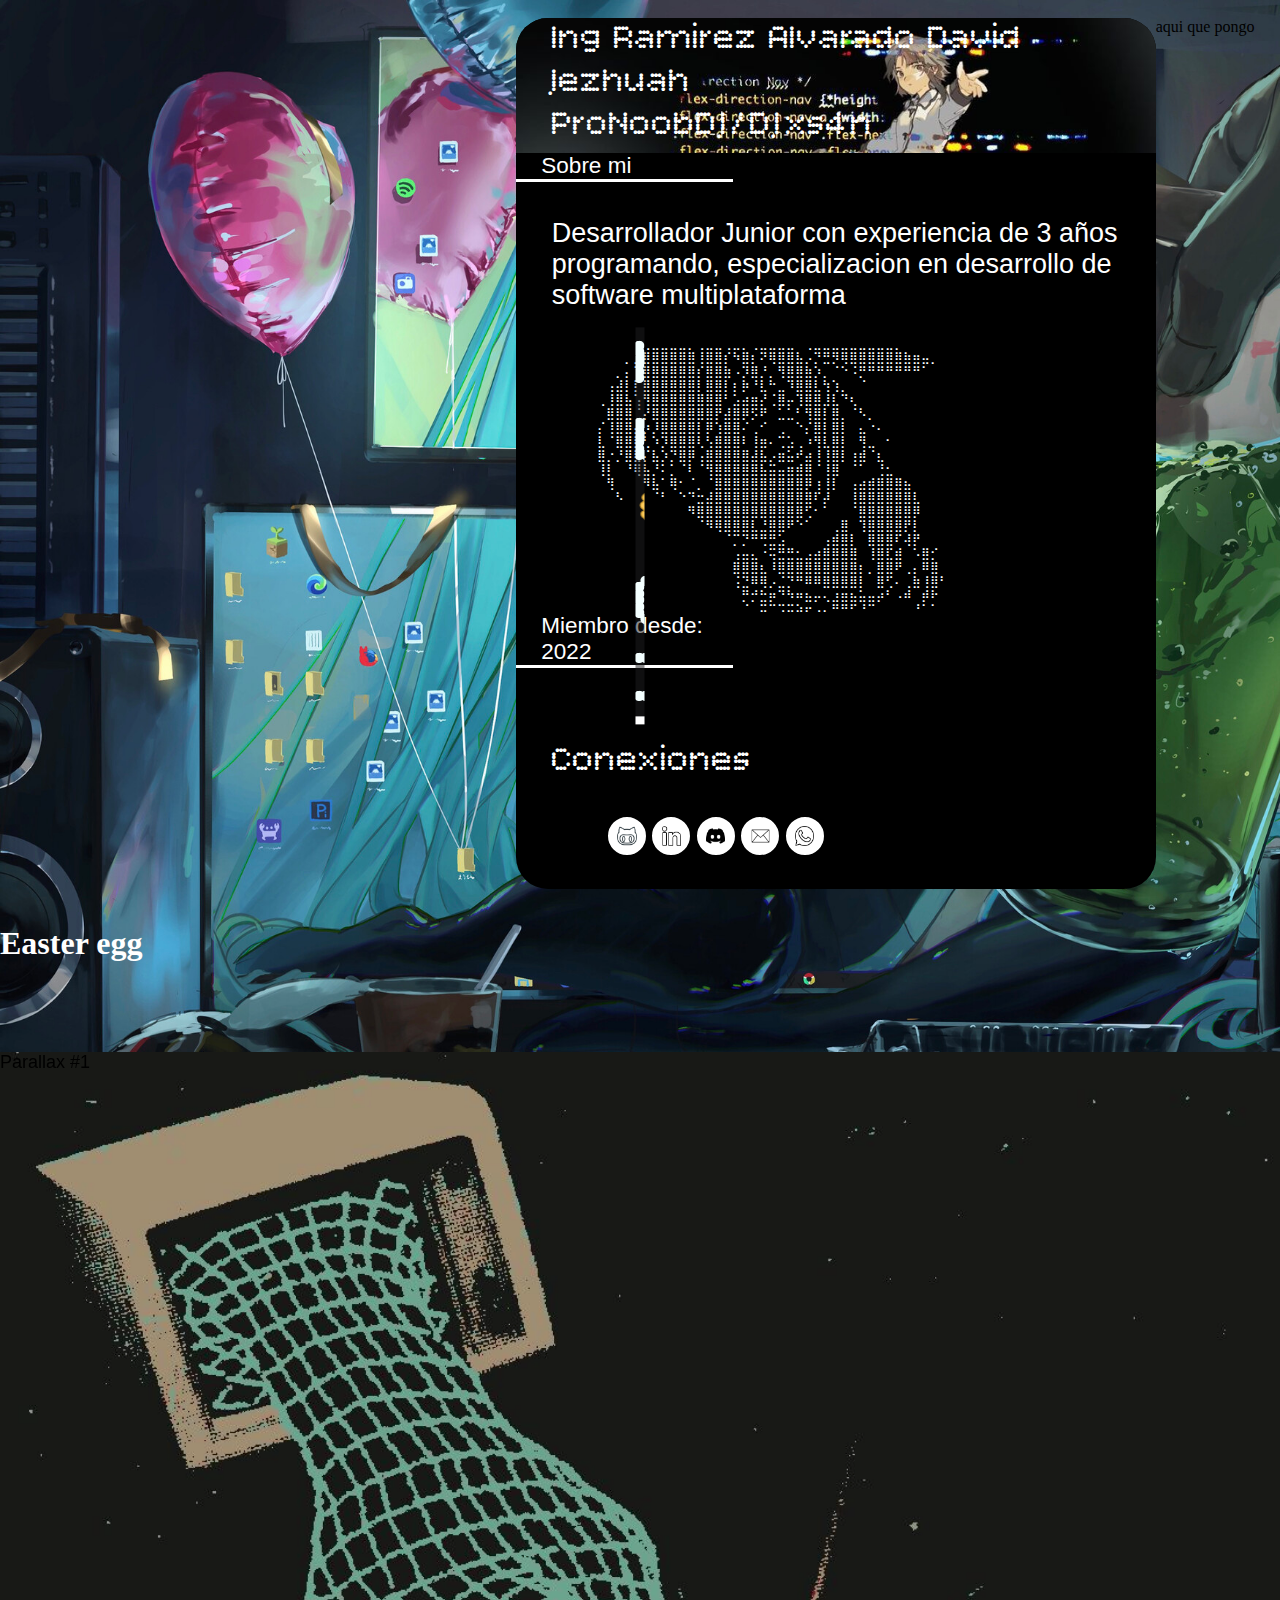
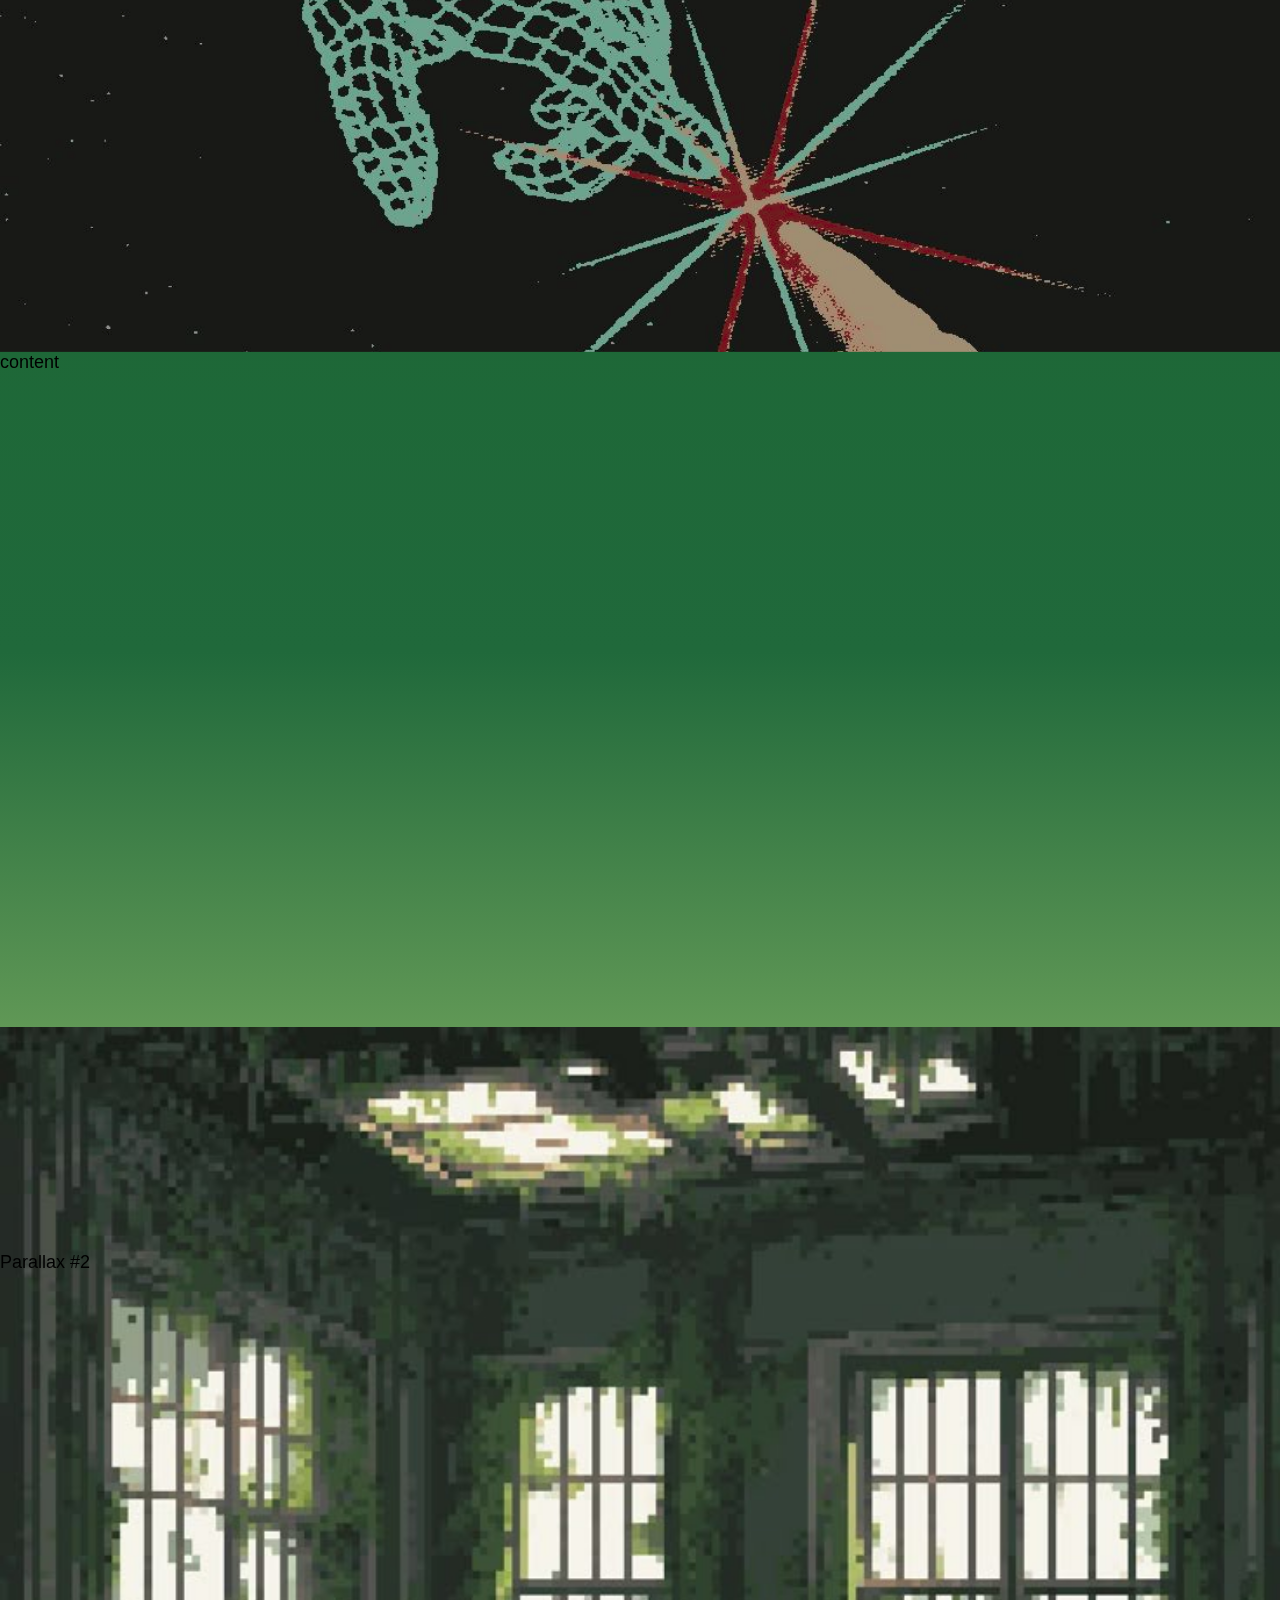
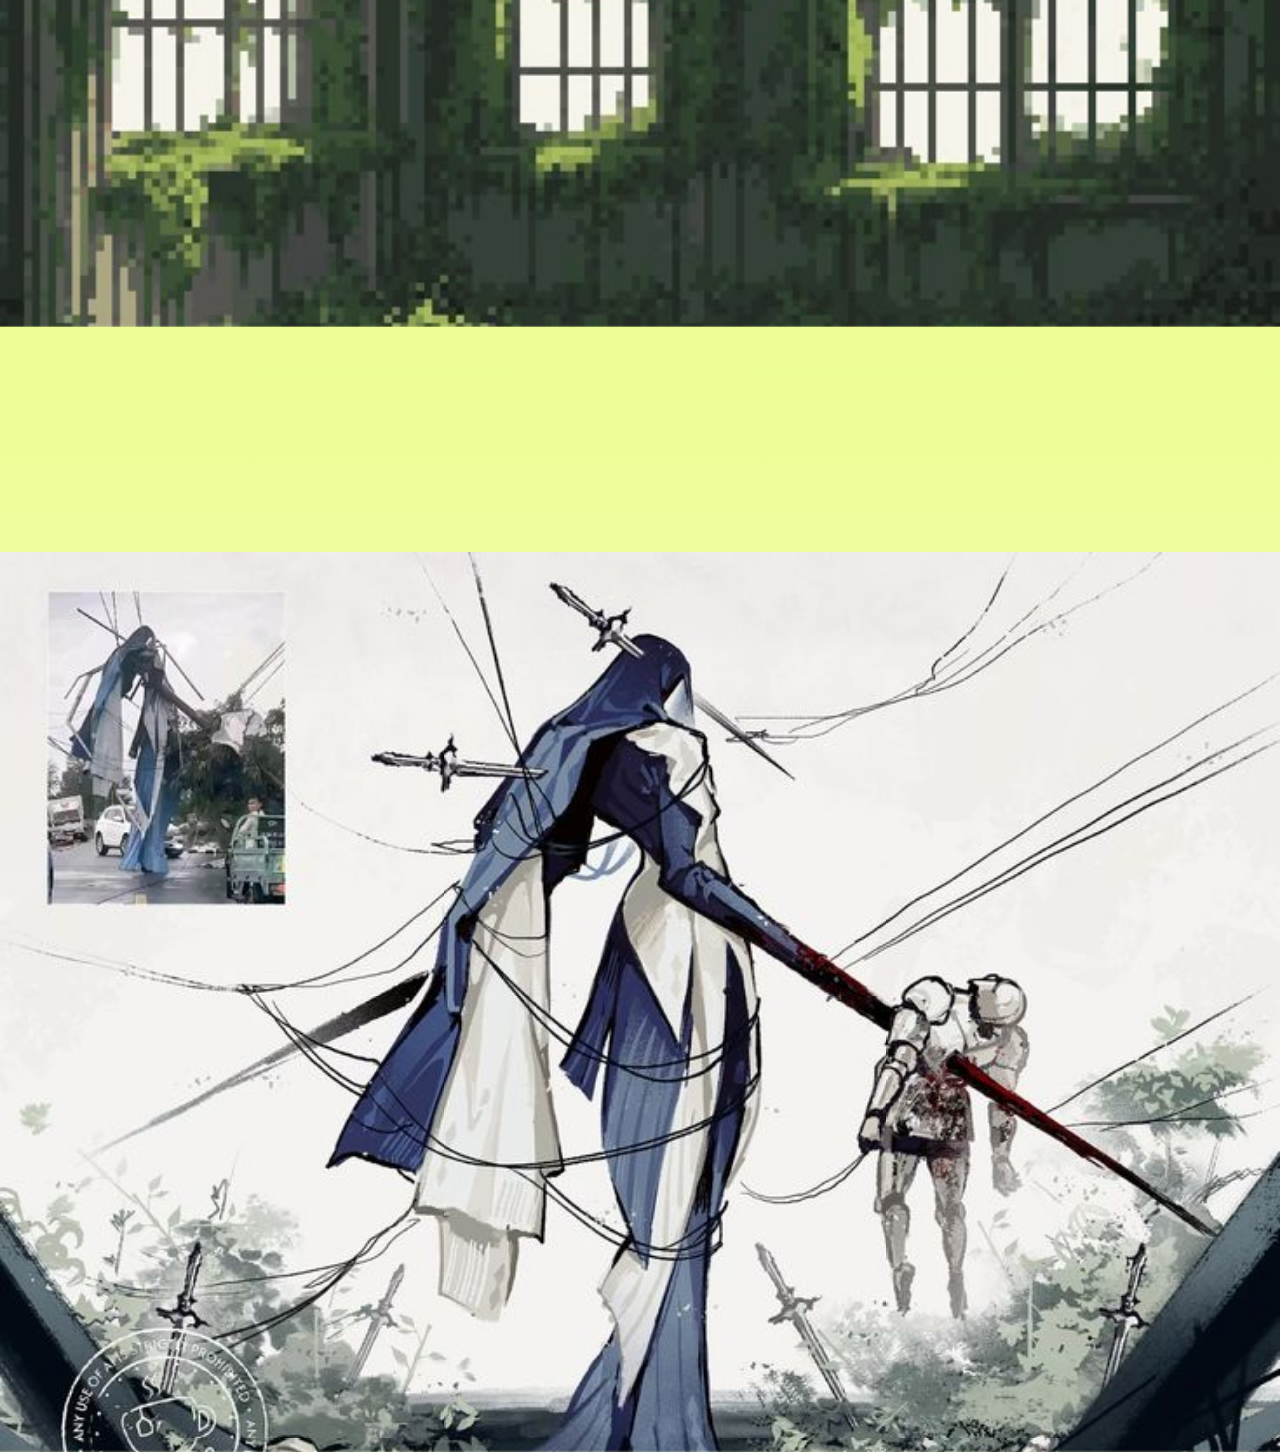
<file: New-index.html>
<!DOCTYPE html>
<html lang="en">
<head>
    <meta charset="UTF-8">
    <meta name="viewport" content="width=device-width, initial-scale=1.0">
    <title>NewPortafolio</title>
    <style>
    @import url('https://fonts.googleapis.com/css2?family=Bitcount+Prop+Single:wght@100..900&display=swap');
    </style>
    <link rel="stylesheet" href="./css/Newdisc.css">
    <link rel="shortcut icon" href="./img/esta-culeable.png">
</head>
<body>
    <div class="fondo" id="inicio">
        <div class="caja">
            <h1>Hallo Everynya</h1>
            <h1> <img src="./img/Hi.gif" width="60px">(^U^ )/</h1>
        </div>
        <div class="acomodar">
            <br>
            <div class="discord-body">  
                <div class="img-fond-disc">
                    <p class="txt_nombre">Ing Ramirez Alvarado David Jezhuah</p>
                    <p class="txt_nombre">ProNoobDJ/DJxs4n</p>
                </div>
                
                    <p class="txt2">Sobre mi</p>
                    <p class="txt"> Desarrollador Junior con experiencia de 3 años programando,
                        especializacion en desarrollo de software multiplataforma</p>
                    <p class="kaomoji">
                        ⠀⠀⠀⠀⠀⠀⠀⠀⠀⠀⠀⠀⠀⠀⣾⣿⣿⣿⣿⣷⢸⣿⣿⡜⢯⣷⡌⡻⣿⣿⣿⣆⢈⠻⠿⢿⣿⣿⣿⣿⣿⣿⣷⣦⣤⣀⠀⠀⠀⠀⠀⠀⠀⠀⠀⠀⠀⠀⠀⠀⠀⠀⠀⠀
                        ⠀⠀⠀⠀⠀⠀⠀⠀⠀⠀⠀⠀⡁⢳⣿⣿⣿⣿⣿⣿⡜⣿⣿⣧⢀⢻⣷⠰⠈⢿⣿⣿⣧⢣⠉⠑⠪⢙⠿⠿⠿⠿⠿⠿⠿⠋⠁⠀⠀⠀⠀⠀⠀⠀⠀⠀⠀⠀⠀⠀⠀⠀⠀⠀
                        ⠀⠀⠀⠀⠀⠀⠀⠀⠀⠀⢀⣱⡇⡞⣿⣿⣿⣿⣿⣿⡇⣿⣿⡏⡄⣧⠹⡇⠧⠈⢻⣿⣿⡇⢧⢢⠀⠀⠑⠀⠀⠀⠀⠀⠀⠀⠀⠀
                        ⠀⠀⠀⠀⠀⠀⠀⠀⠀⠀⢸⣿⣇⢃⢿⣿⣿⣿⣿⣿⣷⣿⣿⠇⢃⣡⣤⡹⠐⣿⣀⢻⣿⣿⢸⡎⠳⡄⠀⠀⠀⠀⠀⠀⠀⠀⠀⠀⠀⠀
                        ⠀⠀⠀⠀⠀⠀⠀⠀⠀⠈⣾⣿⣿⠘⡸⣿⣿⣿⣿⣿⣿⣿⡿⣰⣿⣿⢟⡷⠈⠋⠃⠎⢿⣿⡏⣿⠀⠘⢆⠀⠀⠀⠀⠀
                        ⠀⠀⠀⠀⠀⠀⠀⠀⠀⡐⢹⣿⣿⡐⢡⢹⣿⣿⣿⣿⡏⣿⢣⣿⣿⡑⠁⠔⠀⠉⠉⠢⡘⣿⡇⣿⡇⠀⡀⠡⡀⠀⠀⠀⠀⠀⠀⠀⠀
                        ⠀⠀⠀⠀⠀⠀⠀⠀⠀⡇⠘⣿⣿⣇⠇⢣⢻⣿⣿⣿⡇⢇⣾⣿⣿⡆⢸⣤⡀⠚⢂⠀⢡⢿⡇⣿⡇⠀⢿⠀⠀⠄⠀⠀⠀
                        ⠀⠀⠀⠀⠀⠀⠀⠀⠀⣿⠠⠹⣿⣿⡘⣆⢣⠻⣿⣿⢈⣾⣿⣿⣿⣶⣸⣏⢀⣬⣋⡼⣠⢸⢹⣿⡇⢠⣼⠙⡄⠀⠀⠀⠀⠀
                        ⠀⠀⠀⠀⠀⠀⠀⠀⠀⢹⡇⠁⠹⣿⣇⠹⡃⠃⠙⡇⠘⢿⣿⣿⣿⣿⣿⣏⣓⣉⣭⣴⣿⠘⢸⣿⠁⠘⠋⠀⠹⠄⠀⠀⠀⠀⠀⠀⠀⠀⠀⠀⠀⠀⠀⠀
                        ⠀⠀⠀⠀⠀⠀⠀⠀⠀⠈⢷⠀⠀⠈⢿⣇⠂⣷⠄⠐⠀⠘⣿⣿⣿⣿⣿⣿⣿⣿⣿⣿⣿⢠⢸⡏⠀⢀⣠⣴⣾⣿⣶⣄⠀⠀⠀⠀⠀⠀⠀⠀⠀⠀⠀⠀⠀
                        ⠀⠀⠀⠀⠀⠀⠀⠀⠀⠀⠈⢆⠀⠀⠀⠙⠆⠈⠢⠲⠥⣰⣿⣿⣿⣿⣿⣿⣿⣿⣿⣿⣷⡞⣸⠁⠀⢸⣿⣿⣿⣿⣿⣿⡆⠀⠀⠀⠀
                        ⠀⠀⠀⠀⠀⠀⠀⠀⠀⠀⠀⠀⠀⠀⠀⠀⠀⠀⠀⢶⣿⣿⣿⣿⣿⣿⣿⣿⣿⣿⣿⣿⠟⠄⠃⠀⠀⠘⣿⣿⣿⣿⣿⣿⣿⠀⠀⠀⠀
                        ⠀⠀⠀⠀⠀⠀⠀⠀⠀⠀⠀⠀⠀⠀⠀⠀⠀⠀⠀⠀⠙⢿⣿⣿⣿⣿⡏⠹⣿⣿⡿⠫⠊⠀⠀⠀⣶⠀⢻⣿⣿⣿⣿⡿⡇⠀⠀⠀⠀⠀⠀⠀⠀⠀⠀⠀
                        ⠀⠀⠀⠀⠀⠀⠀⠀⠀⠀⠀⠀⠀⠀⠀⠀⠀⠀⠀⠀⠀⠀⠈⠙⠛⠻⠿⠿⠿⢋⠀⠀⠀⠀⢀⣼⣿⡆⠈⣿⣿⣿⡟⣱⡷⠀⠀⠀⠀⠀⠀⠀⠀
                        ⠀⠀⠀⠀⠀⠀⠀⠀⠀⠀⠀⠀⠀⠀⠀⠀⠀⠀⠀⠀⠀⠀⠀⠀⢁⣁⡀⠨⣛⠿⠶⠄⢀⣠⣾⣿⣿⣷⠀⢹⣿⡟⣴⠈⢃⣶⠔⠀⠀⠀⠀⠀⠀⠀⠀⠀⠀⠀⠀⠀⠀⠀⠀⠀
                        ⠀⠀⠀⠀⠀⠀⠀⠀⠀⠀⠀⠀⠀⠀⠀⠀⠀⠀⠀⠀⠀⠀⠀⠀⣾⣿⣿⡄⢸⣿⣿⣿⣿⣿⣿⣿⣿⣿⡄⠈⣿⣿⡿⠀⡀⣿⣷⠀⠀⠀⠀⠀⠀⠀⠀⠀⠀⠀⠀⠀⠀⠀⠀⠀⠀
                        ⠀⠀⠀⠀⠀⠀⠀⠀⠀⠀⠀⠀⠀⠀⠀⠀⠀⠀⠀⠀⠀⠀⠀⠀⢙⠻⣿⣿⢀⠙⠻⠿⣿⣿⣿⣿⣿⣿⡇⠁⣿⠟⡀⠈⣧⢰⣿⠆⠀⠀⠀⠀⠀⠀⠀⠀⠀⠀⠀⠀⠀⠀⠀⠀⠀
                        ⠀⠀⠀⠀⠀⠀⠀⠀⠀⠀⠀⠀⠀⠀⠀⠀⠀⠀⠀⠀⠀⠀⠀⠀⠈⠿⠴⠮⣥⠻⢧⣤⣄⣀⡉⢩⣭⣍⣃⣀⣩⠎⢀⣼⠉⣼⡯⠀⠀⠀⠀⠀⠀⠀⠀⠀⠀⠀⠀⠀⠀⠀⠀⠀⠀
                        ⠀⠀⠀⠀⠀⠀⠀⠀⠀⠀⠀⠀⠀⠀⠀⠀⠀⠀⠀⠀⠀⠀⠀⠀⠀⠑⠁⣛⠓⢒⣒⣢⡭⢁⡈⠿⠿⠟⠹⠛⠁⠀⠀⠀⠰⠃⠂⠀⠀⠀
                    </p>
                    <p class="txt2">Miembro desde: 2022 </p>
                    <p class="txt"></p>
                    <p class="txt_nombre">Conexiones</p>
                    <div id="bolitas">
                        <ul class="bolita-contorno">
                            <li >
                                <a href="https://github.com/IngRamirezJezhuah" target="_blank">
                                    <img src="./img/git-logo.png" alt="git-logo" class="logo">    
                                </a>
                            </li>
                            <li>
                                <a href="https://www.linkedin.com/in/ingramalvdj" target="_blank">
                                    <img src="./img/linkedin.png" alt="git-logo" class="logo">    
                                </a>
                            </li>
                            <li>
                                <a href="https://discordapp.com/users/pronoobdj" target="_blank">
                                    <img src="./img/discord.png" alt="git-logo" class="logo">    
                                </a>
                            </li>
                            <li>
                                <a href="mailto:ramirezalvaradodavidjezhuah@gmail.com" target="_blank">
                                    <img src="./img/gmail.png" alt="git-logo" class="logo">    
                                </a>
                            </li>
                            <li>
                                <a href="https://wa.me/6188230409?text=Hola%20quiero%20saber%20mas%20sobre%20tus%20productos" target="_blank">
                                    <img src="./img/whats.png" alt="git-logo" class="logo">    
                                </a>
                            </li>   
                        </ul>
                    </div>
            </div>
            <div>
                <p>aqui que pongo</p>
            </div>
        </div>
        <br>
        <h1 style="color: #fff;">Easter egg</h1>
        <br><br><br><br><br>
    </div>

    <div class="parteabajo">
        <section class="heroe" id="heroe-1">
            <div class="contenedor">
                Parallax
                <span>#1</span>
            </div>
        </section>
        <section class="contenedor" id="contenedor-1">
            <div class="contenedor">
                content
            </div>
        </section>
        <section class="heroe" id="heroe-2">
            <div class="contenedor">
                Parallax
                <span>#2</span>
            </div>
        </section>
        <section class="heroe" id="heroe-3">
            <div class="contenedor">
                Parallax
                <span>#3</span>
            </div>
        </section>
    </div>
</body>
</html>
</file>
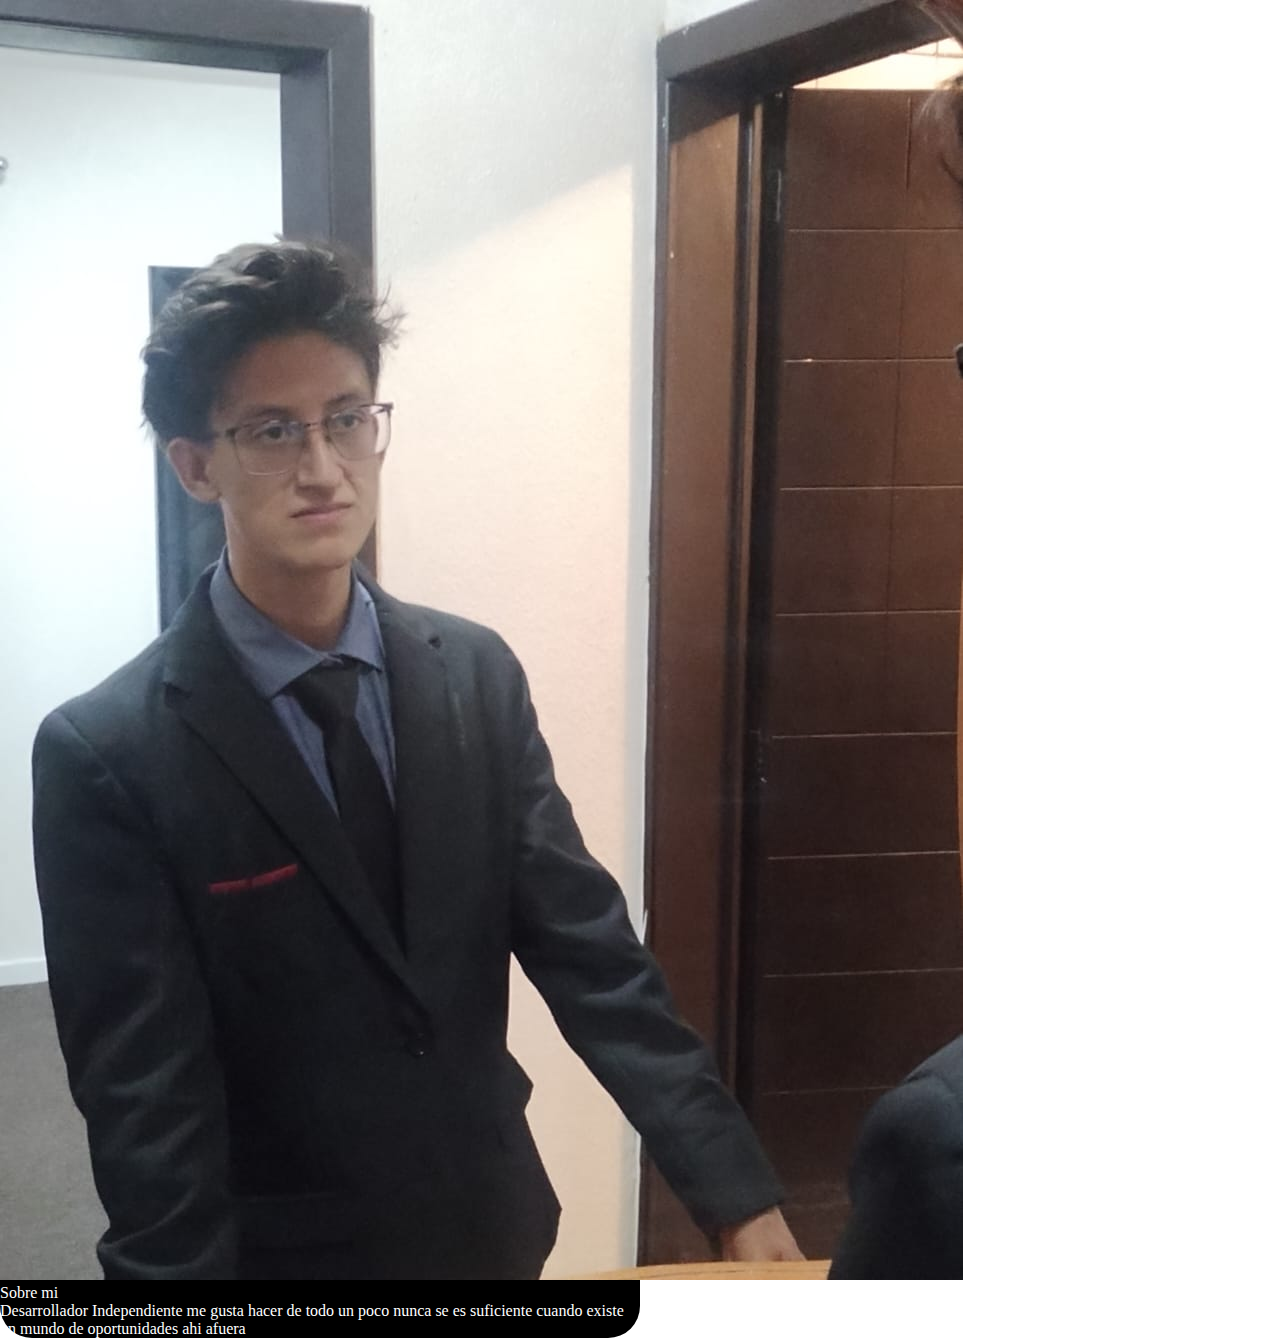
<file: perfil.html>
<!DOCTYPE html>
<html lang="en">
<head>
    <meta charset="UTF-8">
    <meta name="viewport" content="width=device-width, initial-scale=1.0">
    <title>Document</title>
    <link rel="stylesheet" href="/css/Newdisc.css">
</head>
<body>
    <div class="discord-body">
        <p></p>
        <p></p>
        <div>
            <img src="./img/1yo.jpeg" alt="" class="profile">
                <p>Sobre mi</p>
                <p > 
                    Desarrollador Independiente me gusta hacer de todo un poco 
                    nunca se es suficiente cuando existe un mundo de oportunidades ahi afuera   
                </p>
            </img>
        </div>
    </div>
</body>
</html>
</file>
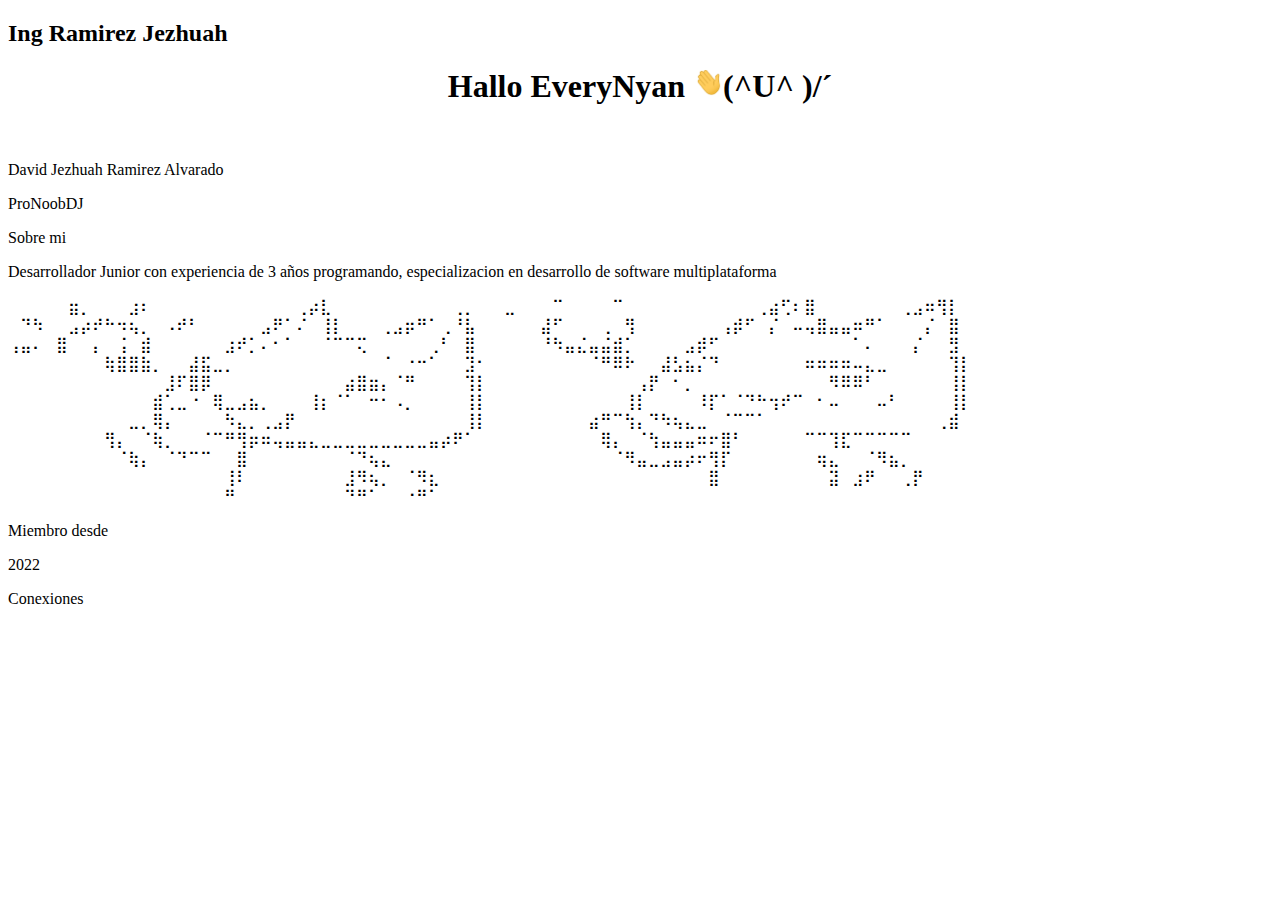
<file: Sass.html>
<!DOCTYPE html>
<html lang="en">
<head>
    <meta charset="UTF-8">
    <meta name="viewport" content="width=device-width, initial-scale=1.0">
    <title>Document</title>
</head>
<body>
    <div class="fondo" id="Inicio">
        <div>
            <div class="intro">
                <div class="enseñar-fondo-arriba">
                    <h2 class="titulo">Ing Ramirez Jezhuah</h2>
                    <h1 class="name" align="center"> Hallo EveryNyan <img src="./img/Hi.gif" width="30px">(^U^ )/´ </h1>
                </div>
            </div>
            <br>
            <div >
                <div>
                    <div>
                        <div>
                            <div>
                                    <div>
                                        <div></div>
                                    </div>
                            </div>
                        </div>
                    </div>
                    <div>
                        <div >
                            <p >David Jezhuah Ramirez Alvarado</p>
                            <p >ProNoobDJ</p>
                        </div>
                        <p >Sobre mi</p>
                        
                        <p>
                            Desarrollador Junior con experiencia de 3 años programando,
                            especializacion en desarrollo de software multiplataforma
                        </p>
                        <p >
                        
                        ⠀⠀⠀⠀⠀⣶⡀⠀⠀⠀⣰⠆⠀⠀⠀⠀⠀⠀⠀⠀⠀⠀⠀⠀⢀⡴⣇⠀⠀⠀⠀⠀⠀⠀⠀⠀⠀⢀⡀⠀
                        ⠀⣀⠀⠀⠀⠉⠀⠀⠀⠀⠉⠀⠀⠀⠀⠀⠀⠀⠀⠀⠀⠀⢀⣴⢋⠆⣿⠀⠀⠀⠀⠀⠀⠀⢀⣠⠶⢻⡇⠀
                        ⠀⠙⠳⠀⠀⣠⡴⠞⠓⠲⢦⡀⠀⠠⠞⠃⠀⠀⠀⠀⠀⣠⠟⠁⠌⠀⢸⡇⠀⠀⠀⢀⣠⡶⠛⠁⢀⠘⣧⠀
                        ⠀⠀⠀⠀⣼⠋⠀⠀⠀⢀⠀⢻⠀⠀⠀⠀⠀⠀⠀⢠⡾⠋⠀⡌⠀⠤⢤⣿⣤⣤⠶⠛⠁⠀⠀⠀⡌⠀⣿⠀
                        ⢠⣤⠄⠀⣿⠀⠀⡄⠀⢨⠀⣾⠀⠀⠀⠀⠀⠀⣰⠞⡁⠄⠂⠁⠀⠀⠈⠉⠉⢍⠀⠀⠀⠀⠀⢀⠃⠀⣿⠀
                        ⠀⠀⠀⠀⠘⠳⣤⣌⣤⣬⣾⡁⠀⠀⠀⠀⣠⡾⠋⠀⠀⠀⠀⠀⠀⠀⠀⠀⠀⠀⠁⠄⠀⠀⠀⡌⠀⠀⣻⠀
                        ⠀⠀⠀⠀⠀⠀⠀⠀⢷⣿⣿⣷⡀⠀⠀⣼⣯⣀⡀⠀⠀⠀⠀⠀⠀⠀⠀⠀⠀⠀⠀⠈⠀⠐⠒⠁⠀⠀⣹⠂
                        ⠀⠀⠀⠀⠀⠀⠀⠀⠈⠛⠿⠗⠀⠀⣼⣣⣦⡌⠙⠀⠀⠀⠀⠀⠀⠀⠶⠶⠶⠶⠤⣄⣀⠀⠀⠀⠀⠀⢹⡇
                        ⠀⠀⠀⠀⠀⠀⠀⠀⠀⠀⠀⠀⠀⣸⠏⣿⡿⠀⠀⠀⠀⠀⠀⠀⠀⠀⠀⠀⣴⣿⣶⡄⠈⠛⠀⠀⠀⠀⢹⡇
                        ⠀⠀⠀⠀⠀⠀⠀⠀⠀⠀⠀⠀⢠⡟⠀⠂⡀⠀⠀⠀⠀⠀⠀⠀⠀⠀⠀⠀⠻⠿⠿⠃⠀⠀⠀⠀⠀⠀⢸⡇
                        ⠀⠀⠀⠀⠀⠀⠀⠀⠀⠀⠀⠀⣾⢁⣀⠐⠀⢿⣀⣠⣦⡀⠀⠀⠀⢸⡆⠈⠁⠀⠒⠂⠠⡀⠀⠀⠀⠀⢸⡇
                        ⠀⠀⠀⠀⠀⠀⠀⠀⠀⠀⠀⢸⡇⠀⠀⠀⠀⠸⡏⠁⠈⠙⠓⢲⠞⠉⠀⠂⠤⠀⠀⠀⠤⠃⠀⠀⠀⠀⢸⡇
                        ⠀⠀⠀⠀⠀⠀⠀⠀⠀⠀⣀⡀⢿⡄⠀⠀⠀⠀⠳⣄⡀⢀⣠⡟⠀⠀⠀⠀⠀⠀⠀⠀⠀⠀⠀⠀⠀⠀⢸⡇
                        ⠀⠀⠀⠀⠀⠀⠀⠀⣴⠛⠉⢳⡄⠙⠳⢦⣄⣀⠀⠈⠉⠉⠁⠀⠀⠀⠀⠀⠀⠀⠀⠀⠀⠀⠀⠀⠀⢀⣾⠀
                        ⠀⠀⠀⠀⠀⠀⠀⠀⢻⡄⠀⠈⢷⡀⠀⠀⠈⠉⠛⢻⡶⠶⢤⣤⣤⣄⣀⣀⣀⣀⣀⣀⣀⣀⣀⣤⡴⠟⠁⠀
                        ⠀⠀⠀⠀⠀⠀⠀⠀⠀⢿⡄⠀⠈⢳⣤⣤⣤⠶⠖⣿⠃⠀⠀⠀⠀⠀⠉⠉⢹⣏⠉⠉⠉⠉⠉⠀⠀⠀⠀⠀
                        ⠀⠀⠀⠀⠀⠀⠀⠀⠀⠈⢷⡄⠀⠈⠙⠉⠉⠀⠀⣿⠀⠀⠀⠀⠀⠀⠀⠀⠈⠙⢦⣄⠀⠀⠀⠀⠀⠀⠀⠀
                        ⠀⠀⠀⠀⠀⠀⠀⠀⠀⠀⠈⠻⣤⣀⣠⣤⡴⠖⢻⡏⠀⠀⠀⠀⠀⠀⠀⢶⣄⠀⠀⠈⠻⣦⡀⠀⠀⠀⠀⠀
                        ⠀⠀⠀⠀⠀⠀⠀⠀⠀⠀⠀⠀⠀⠀⠀⠀⠀⠀⢸⠇⠀⠀⠀⠀⠀⠀⠀⠀⣸⠻⢦⡀⠀⠈⠻⣆⠀⠀⠀⠀
                        ⠀⠀⠀⠀⠀⠀⠀⠀⠀⠀⠀⠀⠀⠀⠀⠀⠀⠀⣿⠀⠀⠀⠀⠀⠀⠀⠀⠀⣽⠀⣰⠟⠀⠀⢀⡟⠀⠀⠀⠀
                        ⠀⠀⠀⠀⠀⠀⠀⠀⠀⠀⠀⠀⠀⠀⠀⠀⠀⠀⠛⠀⠀⠀⠀⠀⠀⠀⠀⠀⠙⠛⠁⠀⠀⠐⠛⠁⠀⠀⠀⠀
                        </p>
                        <p class="bold">Miembro desde</p>
                        <p class="text-etiquetas">2022</p>
                        <p class="bold">Conexiones</p>
                        <!--
                            <div>
                                <ul class="bolita-contorno">
                                    <li >
                                        <a href="https://github.com/IngRamirezJezhuah" target="_blank">
                                            <img src="./img/git-logo.png" alt="git-logo" class="logo">    
                                        </a>
                                    </li>
                                    <li>
                                        <a href="https://github.com/IngRamirezJezhuah" target="_blank">
                                            <img src="./img/linkedin.png" alt="git-logo" class="logo">    
                                        </a>
                                    </li>
                                    <li>
                                        <a href="https://discordapp.com/users/pronoobdj" target="_blank">
                                            <img src="./img/discord.png" alt="git-logo" class="logo">    
                                        </a>
                                    </li>
                                    <li>
                                        <a href="mailto:ramirezalvaradodavidjezhuah@gmail.com" target="_blank">
                                            <img src="./img/gmail.png" alt="git-logo" class="logo">    
                                        </a>
                                    </li>
                                    <li>
                                        <a href="https://wa.me/6188230409?text=Hola%20quiero%20saber%20mas%20sobre%20tus%20productos" target="_blank">
                                            <img src="./img/whats.png" alt="git-logo" class="logo">    
                                        </a>
                                    </li>   
                                </ul>
                            </div>
                        -->
                    </div>
                </div>
            </div>
            </div>
    </div>  
</body>
</html>
</file>
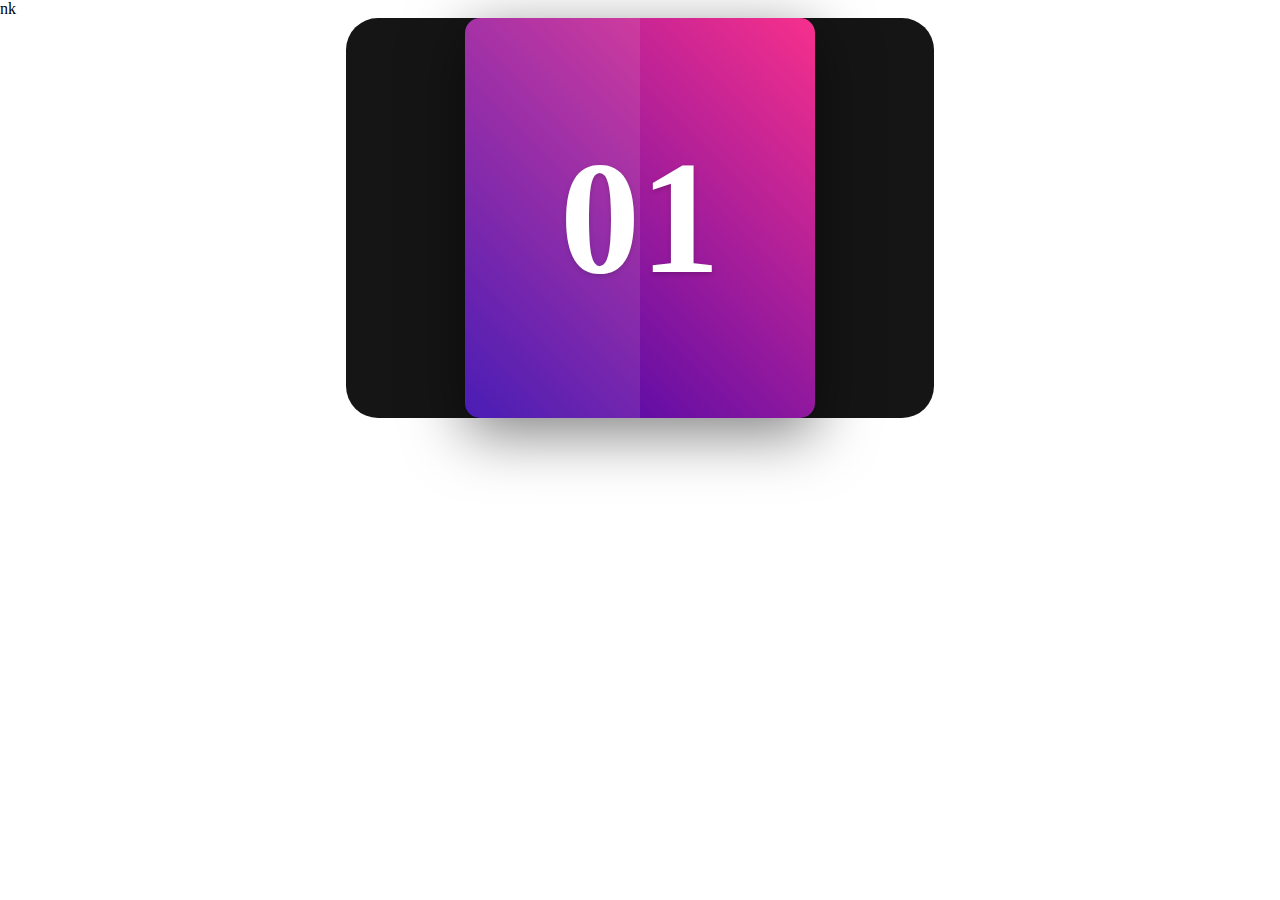
<file: tarjetas.html>
<!DOCTYPE html>
<html lang="en">
<head>
    <meta charset="UTF-8">
    <meta name="viewport" content="width=device-width, initial-scale=1.0">
    <title>Tarjetas</title>
    <link rel="stylesheet" href="./css/tarjetas.css">
    <link rel="stylesheet" href="./css/disc.css">nk
<body>
    
        <div class="caja">
            <div class="container">
                <div class="card">
                    <div class="face face1">
                        <div class="content">
                            <h2>Lorem Ipsum</h2> 
                            <p>Lorem Ipsum is simply dummy text of the printing and typesetting industry when an unknown printer took a galley of type and scrambled it to make a type specimen book. </p>
                        </div>
                    </div>
                    <div class="face face2">
                        <h2>01</h2>
                    </div>
                </div>
            </div>
        </div>

</body>
</html>
</file>
<file: css/disc-animado.css>
*{
    margin: 0%;
    padding: 0%;
}
.fondo{
    background-color: #252525;
    background-image: url('https://images6.alphacoders.com/134/1347028.jpeg');
    background-size: cover;
}

/*________Fondo Discord___________*/
.caja{
    background-color: #151516   ;
    display:flexbox;
    margin: auto;
    border-radius: 2rem;
    margin-left: 27vw;
    margin-inline-end: 27vw;
}

.perfil{
    display: flex;
    flex-wrap: wrap;
    background-image: url('/img/foto-perfil-steam.gif');
    background-size: cover;
    height: 10vw;
    width: 10vw;
    border-radius: 50rem;
    border-color: #000000;
    margin-right: 32vw;
    margin-top: 8vw;
}
.fondodisc{
    display: flex;
    flex-wrap: wrap;
    justify-content: space-around;
    background-image: url('../img/D4Dj.gif');
    background-size: cover;
    height: 15vw;
    border-top-right-radius: 2rem;
    border-top-left-radius: 2rem;   
}

.cajaabajo{
    display: flex;background-color: #2b3745;
    padding: 20vw;
    display: flex;
    margin-top: 20vw;
    border-bottom-right-radius: 2rem;
    border-bottom-left-radius: 2rem;
}


.txt_abajo{
    font-family: Arial, Helvetica, sans-serif;
    margin-top: 3vw;
    padding: 2rem;
    color: #ffffff;
}

.name{
    font-size: 3vmin;
    font-weight: bold;
}

.sobremi{
    margin-top: 1vw;
    font-size: 2vmin;
}

.bold{
    font-size: 2vmin;
    margin-bottom: 1vw;
    margin-top: 1vw;
    font-weight: bold;
}

.linea{
    width: 4vw;
}

.titulo{
    padding: 3vw;
    font-size: 6vmin;
    color: #ffffff;
    text-align: center;

}
/*____________- Bolitas________________*/
.bolita{
    background-color: #3f3f3f;
    display: flex;
    flex-wrap: wrap;
    border-radius: 50vw;
    margin-left: 6vw;
    margin-top: 8vw;
    padding: .5rem;
    height: 2vw;
    width: 2vw;
}

.bolitaVerde{
    background-color: #49aa5e;
    display: flex;
    flex-wrap: wrap;
    border-radius: 50vw;
    margin-left: 15vw;
    height: 1vw;
    width: 1vw;
    text-align: center  ;
}
/* esta madre es para cuando pasas el cursor    
.perfil:hover{
    padding: .5rem; 
    background-color: #000000;
}*/

/*_____Conexiones estilos____________*/
.btn{
    background-color:#151516 ;
    border-style:solid;
    border-radius: 2vw;
    padding: 1vw;
    font-size: 1vw;
    color: white;
    text-decoration: none;
}
</file>
<file: css/animaciones.css>
/*__________animaciones_________*/
.scale-up-ver-center {
	animation: scale-up-ver-center 0.9s cubic-bezier(0.390, 0.575, 0.565, 1.000) both;
}
@keyframes scale-up-ver-center {
    0% {
        transform: scaleY(0.4);
    }
    100% {
        transform: scaleY(1);
    }
}
.slide-top {
	animation: slide-top 0.5s cubic-bezier(0.250, 0.460, 0.450, 0.940) both;
}
@keyframes slide-top {
    0% {
        transform: translateY(0);
    }
    100% {
        transform: translateY(-100px);
    }
}

.tracking-in-expand-fwd {
	animation: tracking-in-expand-fwd 0.8s cubic-bezier(0.215, 0.610, 0.355, 1.000) both;
}
@keyframes tracking-in-expand-fwd {
    0% {
        letter-spacing: -0.5em;
        transform: translateZ(-700px);
        opacity: 0;
    }
    40% {
        opacity: 0.6;
    }
    100% {
        transform: translateZ(0);
        opacity: 1;
    }
}

.rotate-scale-up :hover {
	animation: rotate-scale-up 0.65s linear both;
}
@keyframes rotate-scale-up {
    0% {
        transform: scale(1) rotateZ(0);
    }
    50% {
        transform: scale(2) rotateZ(180deg);
    }
    100% {
        transform: scale(1) rotateZ(360deg);
    }
}

.flip-horizontal-bottom {
	animation: flip-horizontal-bottom 0.4s cubic-bezier(0.455, 0.030, 0.515, 0.955) both;
}
@keyframes flip-horizontal-bottom {
    0% {
        transform: rotateX(0);
    }
    100% {
        transform: rotateX(-180deg);
    }
}

.flip-horizontal-bottom :hover{
	animation: flip-horizontal-bottom 0.4s cubic-bezier(0.455, 0.030, 0.515, 0.955) both;
}
@keyframes flip-horizontal-bottom {
    0% {
        transform: rotateX(0);
    }
    100% {
        transform: rotateX(-180deg);
    }
}

.enseñar-fondo-arriba {
	animation: enseñar-fondo-arriba 1s cubic-bezier(0.215, 0.610, 0.355, 1.000) both;
}
@keyframes enseñar-fondo-arriba {
    0% {
        letter-spacing: 1em;
        transform: translateZ(400px) translateY(300px);
        opacity: 0;
    }
    40% {
        opacity: 0.6;
    }
    100% {
        transform: translateZ(0) translateY(0);
        opacity: 1;
    }
}
</file>
<file: css/tarjetas.css>
/*---coso---*/

.card{
    position: relative;
    width: 350px;
    height: 400px;
    margin: 0 auto;
    background: #151516;
    box-shadow: 0 15px 60px rgba(0,0,0, .5);
    border-radius: 15px;
}

.card .face{
    position: absolute;
    bottom: 0;
    left: 0;
    width: 100%;
    height: 100%;
    display: flex;
    justify-content: center;
    align-items: center;
}

.card .face.face1{
    box-sizing: border-box;
    padding: 20px;
}

.card .face.face1 h2{
    margin: 0;
    padding: 0;
}

.card .face.face1 .content{
    font-size:1.2em;
    margin:0;
    padding:0 0 1em 0;
    font-weight:500;
}

.card .face.face2{
    background: #111;
    transition: 0.5s;
}

.card:nth-child(1) .face.face2{
    background: linear-gradient(45deg, #3503ad, #f7308c);
    border-radius: 15px;
}

.card:hover .face.face2{
    height: 60px;
    border-radius: 0 0 15px 15px;
}

.card .face.face2:before{
    content:'';
    position: absolute;
    top:0;
    left:0;
    width: 50%;
    height: 100%;
    background: rgba(255,255,255, 0.1);
    border-radius: 15px 0 0 15px;
}

.card .face.face2 h2{
    margin: 0;
    padding: 0;
    font-size: 10em;
    color: #fff;
    transition: 0.5s;
    text-shadow: 0 2px 5px rgba(0,0,0, .2);
}

.card:hover .face.face2 h2{
    font-size: 2em;
}
</file>
<file: css/bolitas.css>
/*____________- Bolitas________________*/

.bolita{
    background-color: #3f3f3f;
    display: flex;
    flex-wrap: wrap;
    border-radius: 50vw;
    margin-left: 6vw;
    margin-top: 8.5vw;
    height: 2vw;
    width: 2vw;
}
.bolitaVerde{
    background-color: #7cbe5b;
    display: flex;
    flex-wrap: wrap;
    border-radius: 50vw;
    padding: .3rem;
    height: .5vw;
    width: .5vw;
    margin-top: .5vw;
    margin-left: .5vw;
}
.bolita-contorno {
    display: flex;
    position: relative;
    top: 50%;
    left: 50%;
    transform: translate(-50%, -50%);
}
.bolita-contorno li {
    list-style: none;
}
.bolita-contorno li a {
    width: 3.5vw;
    height: 3.5vw;
    background-color: #fff;
    text-align: center;
    line-height: 80px;
    font-size: 35px;
    margin: 0 10px;
    display: block;
    border-radius: 50%;
    position: relative;
    overflow: hidden;
    border: 3px solid #fff;
    z-index: 1;
}
.bolita-contorno li a .logo {
    position: relative;
    color: #262626;
    transition: .5s;
    z-index: 3;
}
.bolita-contorno li a:hover .logo {
    color: #fff;
    transform: rotateY(360deg);
}
.bolita-contorno li a:before {
    content: "";
    position: absolute;
    top: 100%;
    left: 0;
    width: 100%;
    height: 100%;
    background: #f00;
    transition: .5s;
    z-index: 2;
}
.bolita-contorno li a:hover:before {
    top: 0;
}
.bolita-contorno li:nth-child(1) a:before{
    background: #acacac;
}
.bolita-contorno li:nth-child(2) a:before{
    background: #55acee;
}
.bolita-contorno li:nth-child(3) a:before{
    background: #5d55ee;
}
.bolita-contorno li:nth-child(4) a:before{
    background: #b94415;
}
.bolita-contorno li:nth-child(5) a:before{
    background: #169b4d;
}
.logo{
    position: relative;
    padding-top: .8vw;
    height: 2vw;
    width: 2vw;
}
</file>
<file: css/navbar.css>
/*______ barra del nav______*/
.checkbox-container {
    /*position: relative;*/
    display: inline-block;
    width: 50px; /* Ajusta el tamaño de la imagen */
    height: 50px; /* Ajusta el tamaño de la imagen */
    padding:1rem;
}
.check-cont-inp {
    position: absolute;
    /*opacity: 0;*/
    cursor: pointer;
    height: 10vh;
    width: 10vh;
}
header {
    width: 100%;
    position: fixed;
    z-index: 100;
}
nav {
    float: left;
}
#menu ul {
    list-style: none;
    overflow: hidden; 
}
#menu ul li {
    float: left;
    font-family: Arial, Helvetica, sans-serif;;
    font-size: 20px;
}
#menu ul li a {
    display: block; 
    padding: 20px;
    color: #fff;
    text-decoration: none;
}
#menu ul li:hover {
    padding: 5px;
    background: #03030368;
    transition:cubic-bezier(0.445, 0.05, 0.55, 0.95) ;
}
.navbar {
    position: fixed;
    top: 0;
    left: 0;
    width: 100%;
    background-color: #00000053;
    color: white;
    padding: 20px;
    transition: top 0.3s ease-in-out; /* Animación suave */
}
.navbar a {
    color: white;
    padding: 10px;
    text-decoration: none;
    display: inline-block;
}
</file>
<file: css/disc.css>
*{
    margin: 0%;
    padding: 0%;
}

.fondo{
    background-image: url('../img/virtual-date-anime-girl-hatsune-miku-2k-wallpaper-394a.png');
    background-size:cover;
    background-repeat:space;
    object-fit:cover;
}

.btn{
    padding: 1vw;
    background-color: #46464691;
    border-radius: 3vw;
    border-style: none;
    color: #ffffff;
}
.btn a{
    text-decoration: none;
    
}

/*______ barra del nav______*/
.checkbox-container {
    /*position: relative;*/
    display: inline-block;
    width: 50px; /* Ajusta el tamaño de la imagen */
    height: 50px; /* Ajusta el tamaño de la imagen */
    padding:1rem;
}
.check-cont-inp {
    position: absolute;
    /*opacity: 0;*/
    cursor: pointer;
    height: 10vh;
    width: 10vh;
}
header {
    width: 100%;
    position: fixed;
    z-index: 100;
}
nav {
    float: left;
}
#menu ul {
    list-style: none;
    overflow: hidden; 
}
#menu ul li {
    float: left;
    font-family: Arial, Helvetica, sans-serif;;
    font-size: 20px;
}
#menu ul li a {
    display: block; 
    padding: 20px;
    color: #fff;
    text-decoration: none;
}
#menu ul li:hover {
    padding: 5px;
    background: #03030368;
    transition:cubic-bezier(0.445, 0.05, 0.55, 0.95) ;
}
.navbar {
    position: fixed;
    top: 0;
    left: 0;
    width: 100%;
    background-color: #00000053;
    color: white;
    padding: 20px;
    transition: top 0.3s ease-in-out; /* Animación suave */
}
.navbar a {
    color: white;
    padding: 10px;
    text-decoration: none;
    display: inline-block;
}

/*-----responsivo--------*/
#btn-menu{
    display: none;
}
header label{
    width: 2rem;
    height: 2rem;
    padding: 1rem;
    display: none;
}
header label:hover{
    cursor: pointer;/*para los botones ponerle un apuntador*/
}
.menu-img{
    width: 60px;
    height:60px;
}
/*aplicar los estilos con la barra de navegacion con media query
para que el menu se oculte y sea desplegable*/
@media screen and (max-width:768px){
    
    header label{
        display: block;
    }
    #menu{
        position: absolute;
        background-color: rgba(7, 7, 7, 0.538);
        width: 20%;
        margin-left: -20%;
        transition: all 0.5s;
    }
    #menu ul{
        flex-direction: column;
    }

    #menu li{
        text-align: left;
    }
    /*utilizar elinput checkbox paracomtrolar el menu 
    aparesca o desaparesca*/
    /*condicion de css*/
    #btn-menu:checked ~ #menu{
        margin-left: 0%;
    }
    main{
        margin: 1rem;
    }
    main p{
        margin: 1rem;
    }
}
/*-----responsivo--------*/



/*________Fondo Discord___________*/
.caja{
    background-color: #151516   ;
    display:flexbox;
    margin: auto;
    border-radius: 2rem;
    margin-left: 27vw;
    margin-inline-end: 27vw;

}
.perfil{
    display: flex;
    flex-wrap: wrap;
    background-image: url('../img/god_maquina.png');
    background-size: cover;
    height: 10vw;
    width: 10vw;
    border-radius: 50rem;
    border-color: #000000;
    margin-right: 32vw;
    margin-top: 8vw;
}
.fondodisc{
    display: flex;
    flex-wrap: wrap;
    justify-content: space-around;
    background-image: url('../img/Project_lain.png');
    background-size: cover;
    height: 15vw;
    border-top-right-radius: 2rem;
    border-top-left-radius: 2rem;   
}
.cajaabajo{
    display: flex;background-color: #2b3745;
    padding: 20vw;
    display: flex;
    margin-top: 20vw;
    border-bottom-right-radius: 2rem;
    border-bottom-left-radius: 2rem;
}
.txt_abajo{
    font-family: Arial, Helvetica, sans-serif;
    margin-top: 3vw;
    padding: 2rem;
    color: #ffffff;
}
.name{
    font-size: 4vmin;
    font-weight: bold;
    color: #ffffff;
}
.sobremi{
    margin-top: 1vmin;
    font-size: 2vmin;
}
.bold{
    font-size: 2.5vmin;
    margin-bottom: 1vw;
    margin-top: 1vw;
    font-style: italic;
    font-weight: bold;
}
.linea{
    width: 4vw;
}
.titulo{
    padding: 3vw;
    font-size: 6vmin;
    color: #ffffff;
    text-align: center;

}
/*____________- Bolitas________________*/

.bolita{
    background-color: #3f3f3f;
    display: flex;
    flex-wrap: wrap;
    border-radius: 50vw;
    margin-left: 6vw;
    margin-top: 8.5vw;
    height: 2vw;
    width: 2vw;
}
.bolitaVerde{
    background-color: #7cbe5b;
    display: flex;
    flex-wrap: wrap;
    border-radius: 50vw;
    padding: .3rem;
    height: .5vw;
    width: .5vw;
    margin-top: .5vw;
    margin-left: .5vw;
}
/*_____Conexiones estilos____________*/
.imgperfil{
    border-radius: 10vw;
    padding: 1vw;
}

.ngro{
    background-color:#000000 ;
    padding: 5vw;
}

.trofeos{
    padding: 2rem;
}
</file>
<file: css/Newdisc.css>
*{
    margin: 0%;
    padding: 0%;
}
/*Animacion de inicio*/
.caja {
    position: absolute;
    top: 50%;
    left: 50%;
    transform: translate(-50%, -50%);
    text-align: center;
    border-bottom: .7vw solid #fff;
    overflow: hidden;
    animation: anim 2.5s linear forwards;
    animation-duration: 3s;
    background-color: #1d1d1f83;
}
.caja h1{
    font-size: 5vw;
    color: #f3ffff;
    font-family: "Bitcount Prop Single", system-ui;
}
@keyframes anim {
    0% {
        width: 0%;
        height: 0%;
    }
    10%{
        width: 60%;
        height: 0%;
    }
    30% {
        width: 60%;
        height: 12vw;
    }
    50% {
        width: 60vw;
        height: 12vw;
    }
    80% {
        width: 60vw;
        height: 12vw;
    }
    90%{
        width: 60vw;
        height: 5vw;
    }
    100%{
        width: 0%;
        height: 0%;
    }
}

.fondo{
    background-image: url('../img/virtual-date-anime-girl-hatsune-miku-2k-wallpaper-394a.png');
    background-size:cover;
    background-repeat:space;
    object-fit:cover;
    position: relative;
}
.acomodar{
    display: flex;
    justify-content: flex-end;
    padding: 2vh 2vw;
}

.img-yo{
    height: 50vh;
    width: 30vw;
    border-radius: 2rem;
    margin-left: 15vw ;
}
/*____________- pagina Discord________________*/
.discord-body {
    background-color: #000000;
    height: auto;
    width: 50vw;
    color: #ffffff;
    border-radius: 2rem;

}
.img-fond-disc{
    justify-content: space-around;
    background-image: url('../img/Project_lain.png');
    background-size:cover;
    height: 15vh;
    width: 50vw;
    border-top-right-radius: 2rem;
    border-top-left-radius: 2rem; 
    
}
.kaomoji{
    font-size: 1.3vh;
    margin-right: 10vw;
}
.caja{
    width: 1vh;
}
.txt_nombre{
    font-family: Georgia, 'Times New Roman', Times, serif;
    font-size: 4vh;
    font-family: "Bitcount Prop Single", system-ui;
    padding: 0 4vh 0 4vh;
}
.txt2{
    padding-left: 2vw;
    font-family: sans-serif;
    font-size: 2.5vh;
    border-bottom: .4vh solid #fff;
    width: 30%;
}
.txt{
    font-family: 'Lucida Sans', 'Lucida Sans Regular', 'Lucida Grande', 'Lucida Sans Unicode', Geneva, Verdana, sans-serif;
    padding: 4vh;
    font-size: 3vh;
}
@media screen and (max-width: 1000px) {
    .kaomoji{
    font-size: 1vh;
    margin: 0%;
    }
    .txt{
        font-size: 2vh;
    }
    
}

/*____________- Bolitas________________*/

.bolita{
    background-color: #3f3f3f;
    display: flex;
    flex-wrap: wrap;
    border-radius: 50vw;
    margin-left: 6vw;
    margin-top: 8.5vw;
    height: 2vw;
    width: 2vw;
}
.bolitaVerde{
    background-color: #7cbe5b;
    display: flex;
    flex-wrap: wrap;
    border-radius: 50vw;
    padding: .3rem;
    height: .5vw;
    width: .5vw;
    margin-top: .5vw;
    margin-left: .5vw;
}
.bolita-contorno {
    display: flex;
    flex-wrap: wrap;
    justify-content: center;
    align-items: center;
    position: relative;
    top: 0;
    left: 0;
    height: 10vh; /* Igual que la altura de img-fond-disc */
    width: 30vw; /* Igual que el ancho de img-fond-disc */
    border-radius: 2rem; /* Igual que el border-radius de img-fond-disc */
    overflow: hidden; /* Asegura que las bolitas no se salgan */
    padding: 0.5rem; /* Ajustar el espacio interno para que las bolitas no toquen los bordes */
}
.bolita-contorno li {
    list-style: none;
}
.bolita-contorno li a {
    width: 2.5vw; /* Aumentar un poco el tamaño de las bolitas */
    height: 2.5vw;
    margin: 0.2rem; /* Espaciado entre las bolitas */
    background-color: #fff;
    display: flex;
    justify-content: center;
    align-items: center;
    border-radius: 50%;
    overflow: hidden;
    border: 3px solid #fff;
    z-index: 1;
}
.bolita-contorno li a .logo {
    position: relative;
    color: #262626;
    transition: .5s;
    z-index: 3;
}
.bolita-contorno li a:hover .logo {
    color: #fff;
    transform: rotateY(360deg);
}
.bolita-contorno li a:before {
    position: absolute;
    top: 100%;
    left: 0;
    width: 100%;
    height: 100%;
    background: #f00;
    transition: .5s;
    z-index: 2;
}
.bolita-contorno li a:hover:before {
    top: 0;
}
.bolita-contorno li:nth-child(1) a:before{
    background: #acacac;
}
.bolita-contorno li:nth-child(2) a:before{
    background: #55acee;
}
.bolita-contorno li:nth-child(3) a:before{
    background: #5d55ee;
}
.bolita-contorno li:nth-child(4) a:before{
    background: #b94415;
}
.bolita-contorno li:nth-child(5) a:before{
    background: #169b4d;
}
.logo{
    position: relative;
    max-width: 1.5vw;
    max-height: 1.5vw;
}
/* Para pantallas pequeñas */
@media screen and (max-width: 768px) {
    .bolita-contorno {
        flex-wrap: wrap; /* Que se acomoden en varias filas si no caben */
        justify-content: center;
        gap: 10px; /* espacio entre ellos */
    }

    .bolita-contorno li a {
        width: 4vw;   /* más grande que 3.5vw en móvil */
        height: 4vh;
    }

    .logo {
        margin-top: 3px;
        margin-left: 3px;
        max-width: 20px; /* tamaño fijo para que se vean */
        max-height: 20px;
    }
}

/* paralax*/
.parteabajo{
    font-size: 18px;
    font-family: 'Lucida Sans', 'Lucida Sans Regular', 'Lucida Grande', 'Lucida Sans Unicode', Geneva, Verdana, sans-serif;
    overflow-x:hidden;
    overflow-y: hidden;
    perspective: 1px;
    transform-style: preserve-3d;
    background-color: #3ba57d;
    background: linear-gradient(#18642d,#20693b,#ecfe90,#fff7c5);
}

section{
    position: relative;
    transform-style: inherit;
    min-width: 100vw;
    min-height: 100vh;
}

section::before {
    content: "";
    position: absolute;
    top: 0;
    right: 0;
    bottom: 0;
    left: 0;

}

#heroe-1::before{
    background-image: url("/img/god_maquina.png");
    background-size: cover;
    z-index: -1;
}

#heroe-2::before{
    background-image: url("/img/pixel-art-wonit.jpg");
    background-size: cover;
    transform: translateZ(-1px)scale(2);
    z-index: -2;
}

#heroe-3::before{
    background-image: url("/img/mega-poste-waifu.jpg");
    background-size: cover;
}
.heroe{
    margin: auto;
}

.contenedor{
    margin: auto;
}
</file>
